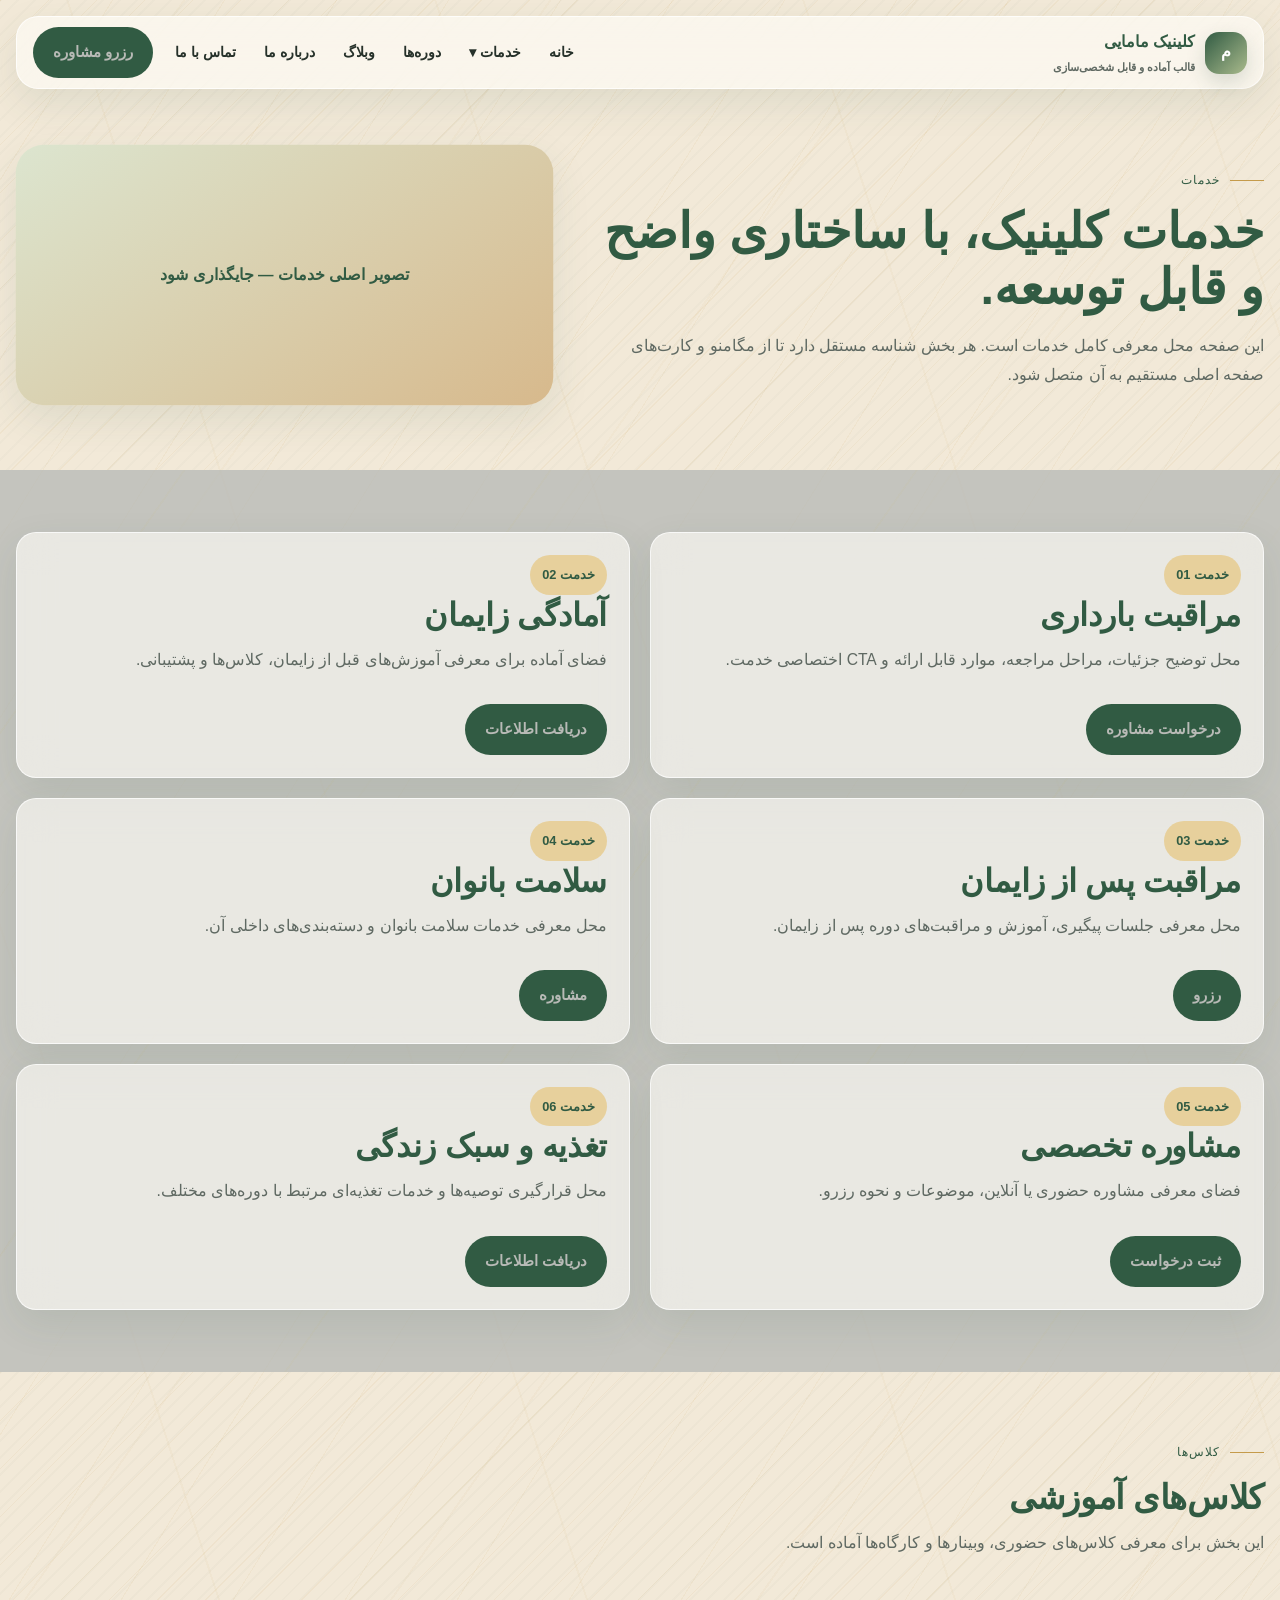
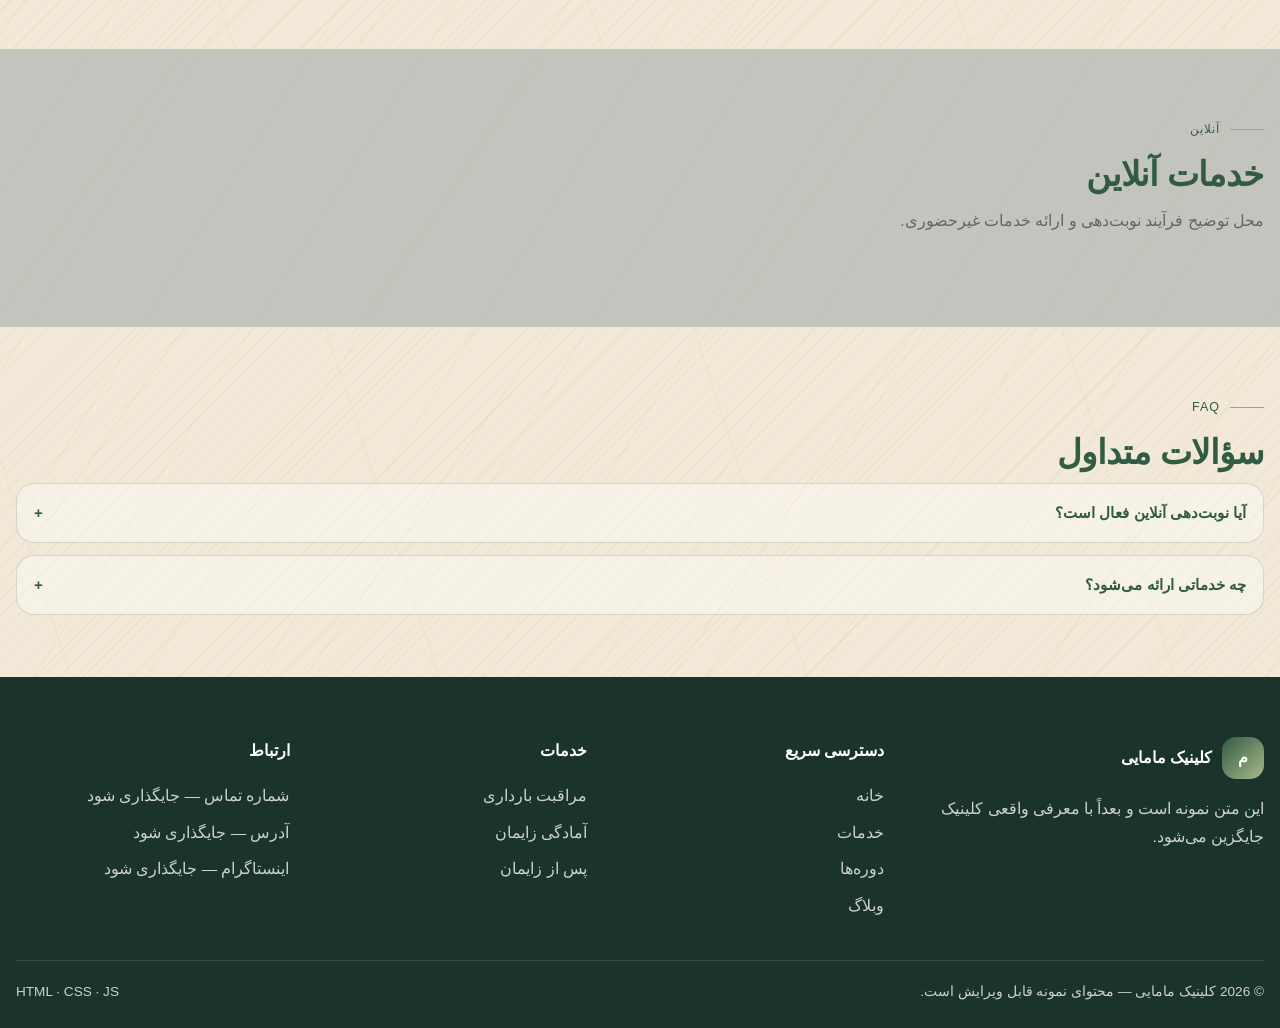
<file: services/index.html>
<!doctype html>
<html lang="fa" dir="rtl">
<head>
<meta charset="utf-8">
<meta name="viewport" content="width=device-width, initial-scale=1">
<meta name="theme-color" content="#234338">
<meta name="description" content="صفحه خدمات کلینیک مامایی با ساختار دسته‌بندی‌شده و لینک‌پذیر.">
<meta name="robots" content="index,follow">
<link rel="canonical" href="https://example.com/services/">
<link rel="icon" href="../assets/images/hero.svg" type="image/svg+xml">
<link rel="stylesheet" href="../assets/css/style.css">
<title>خدمات | کلینیک مامایی</title>
</head>
<body>
<a class="skip-link" href="#main">رفتن به محتوای اصلی</a>
<header class="header">
  <div class="container">
    <nav class="nav glass" aria-label="منوی اصلی">
      <a class="brand" href="../index.html">
        <span class="brand-mark">م</span>
        <span class="brand-text">کلینیک مامایی<small style="display:block;font-size:.7rem;font-weight:600;color:var(--muted)">قالب آماده و قابل شخصی‌سازی</small></span>
      </a>
      <button class="mobile-toggle" aria-expanded="false" aria-label="باز کردن منو">☰</button>
      <div class="nav-links">
        <a class="nav-link" href="../index.html">خانه</a>
        <div class="nav-item">
          <a class="nav-link" href="index.html">خدمات ▾</a>
          <div class="mega-menu glass">
            <div class="mega-grid">
              <div class="mega-col"><h4>مراقبت و مشاوره</h4><a href="index.html#prenatal">مراقبت بارداری</a><a href="index.html#postpartum">مراقبت پس از زایمان</a><a href="index.html#consult">مشاوره تخصصی</a></div>
              <div class="mega-col"><h4>آمادگی و سلامت</h4><a href="index.html#birth">آمادگی زایمان</a><a href="index.html#women">سلامت بانوان</a><a href="index.html#nutrition">تغذیه و سبک زندگی</a></div>
              <div class="mega-col"><h4>مسیرهای ویژه</h4><a href="index.html#classes">کلاس‌های آموزشی</a><a href="index.html#online">خدمات آنلاین</a><a href="index.html#faq">سؤالات متداول</a></div>
            </div>
          </div>
        </div>
        <a class="nav-link" href="../courses/index.html">دوره‌ها</a>
        <a class="nav-link" href="../blog/index.html">وبلاگ</a>
        <a class="nav-link" href="../index.html#about">درباره ما</a>
        <a class="nav-link" href="../index.html#contact">تماس با ما</a>
        <a class="btn btn-primary nav-cta" href="../index.html#contact">رزرو مشاوره</a>
      </div>
    </nav>
  </div>
</header>

<main id="main">
<section class="page-hero striped"><div class="container page-hero-grid"><div><span class="kicker">خدمات</span><h1>خدمات کلینیک، با ساختاری واضح و قابل توسعه.</h1><p>این صفحه محل معرفی کامل خدمات است. هر بخش شناسه مستقل دارد تا از مگا‌منو و کارت‌های صفحه اصلی مستقیم به آن متصل شود.</p></div><div class="page-visual scale-on-scroll">تصویر اصلی خدمات — جایگذاری شود</div></div></section>
<section class="section section-cream">
<div class="container">
<div class="detail-grid">
<article class="detail-card glass reveal" id="prenatal"><span class="badge">خدمت 01</span><h2 class="section-title" style="font-size:2rem">مراقبت بارداری</h2><p class="section-lead">محل توضیح جزئیات، مراحل مراجعه، موارد قابل ارائه و CTA اختصاصی خدمت.</p><a class="btn btn-primary" href="../index.html#contact">درخواست مشاوره</a></article>
<article class="detail-card glass reveal" id="birth"><span class="badge">خدمت 02</span><h2 class="section-title" style="font-size:2rem">آمادگی زایمان</h2><p class="section-lead">فضای آماده برای معرفی آموزش‌های قبل از زایمان، کلاس‌ها و پشتیبانی.</p><a class="btn btn-primary" href="../index.html#contact">دریافت اطلاعات</a></article>
<article class="detail-card glass reveal" id="postpartum"><span class="badge">خدمت 03</span><h2 class="section-title" style="font-size:2rem">مراقبت پس از زایمان</h2><p class="section-lead">محل معرفی جلسات پیگیری، آموزش و مراقبت‌های دوره پس از زایمان.</p><a class="btn btn-primary" href="../index.html#contact">رزرو</a></article>
<article class="detail-card glass reveal" id="women"><span class="badge">خدمت 04</span><h2 class="section-title" style="font-size:2rem">سلامت بانوان</h2><p class="section-lead">محل معرفی خدمات سلامت بانوان و دسته‌بندی‌های داخلی آن.</p><a class="btn btn-primary" href="../index.html#contact">مشاوره</a></article>
<article class="detail-card glass reveal" id="consult"><span class="badge">خدمت 05</span><h2 class="section-title" style="font-size:2rem">مشاوره تخصصی</h2><p class="section-lead">فضای معرفی مشاوره حضوری یا آنلاین، موضوعات و نحوه رزرو.</p><a class="btn btn-primary" href="../index.html#contact">ثبت درخواست</a></article>
<article class="detail-card glass reveal" id="nutrition"><span class="badge">خدمت 06</span><h2 class="section-title" style="font-size:2rem">تغذیه و سبک زندگی</h2><p class="section-lead">محل قرارگیری توصیه‌ها و خدمات تغذیه‌ای مرتبط با دوره‌های مختلف.</p><a class="btn btn-primary" href="../index.html#contact">دریافت اطلاعات</a></article>
</div>
</div>
</section>
<section class="section striped" id="classes"><div class="container"><span class="kicker">کلاس‌ها</span><h2 class="section-title">کلاس‌های آموزشی</h2><p class="section-lead">این بخش برای معرفی کلاس‌های حضوری، وبینارها و کارگاه‌ها آماده است.</p></div></section>
<section class="section section-cream" id="online"><div class="container"><span class="kicker">آنلاین</span><h2 class="section-title">خدمات آنلاین</h2><p class="section-lead">محل توضیح فرآیند نوبت‌دهی و ارائه خدمات غیرحضوری.</p></div></section>
<section class="section striped" id="faq"><div class="container"><span class="kicker">FAQ</span><h2 class="section-title">سؤالات متداول</h2><div class="faq"><div class="faq-item"><button class="faq-q" aria-expanded="false">آیا نوبت‌دهی آنلاین فعال است؟ <span>+</span></button><div class="faq-a">این پاسخ نمونه است و بعداً با اطلاعات واقعی کلینیک جایگزین می‌شود.</div></div><div class="faq-item"><button class="faq-q" aria-expanded="false">چه خدماتی ارائه می‌شود؟ <span>+</span></button><div class="faq-a">فهرست واقعی خدمات در این قسمت نوشته خواهد شد.</div></div></div></div></section>
</main>

<footer class="footer">
  <div class="container">
    <div class="footer-grid">
      <div><div class="brand" style="color:#fff"><span class="brand-mark">م</span><span>کلینیک مامایی</span></div><p>این متن نمونه است و بعداً با معرفی واقعی کلینیک جایگزین می‌شود.</p></div>
      <div><h4>دسترسی سریع</h4><a href="../index.html">خانه</a><a href="index.html">خدمات</a><a href="../courses/index.html">دوره‌ها</a><a href="../blog/index.html">وبلاگ</a></div>
      <div><h4>خدمات</h4><a href="index.html#prenatal">مراقبت بارداری</a><a href="index.html#birth">آمادگی زایمان</a><a href="index.html#postpartum">پس از زایمان</a></div>
      <div><h4>ارتباط</h4><a href="../index.html#contact">شماره تماس — جایگذاری شود</a><a href="../index.html#contact">آدرس — جایگذاری شود</a><a href="../index.html#contact">اینستاگرام — جایگذاری شود</a></div>
    </div>
    <div class="footer-bottom"><span>© 2026 کلینیک مامایی — محتوای نمونه قابل ویرایش است.</span><span>HTML · CSS · JS</span></div>
  </div>
</footer>
<script src="../assets/js/main.js"></script>
</body></html>
</file>
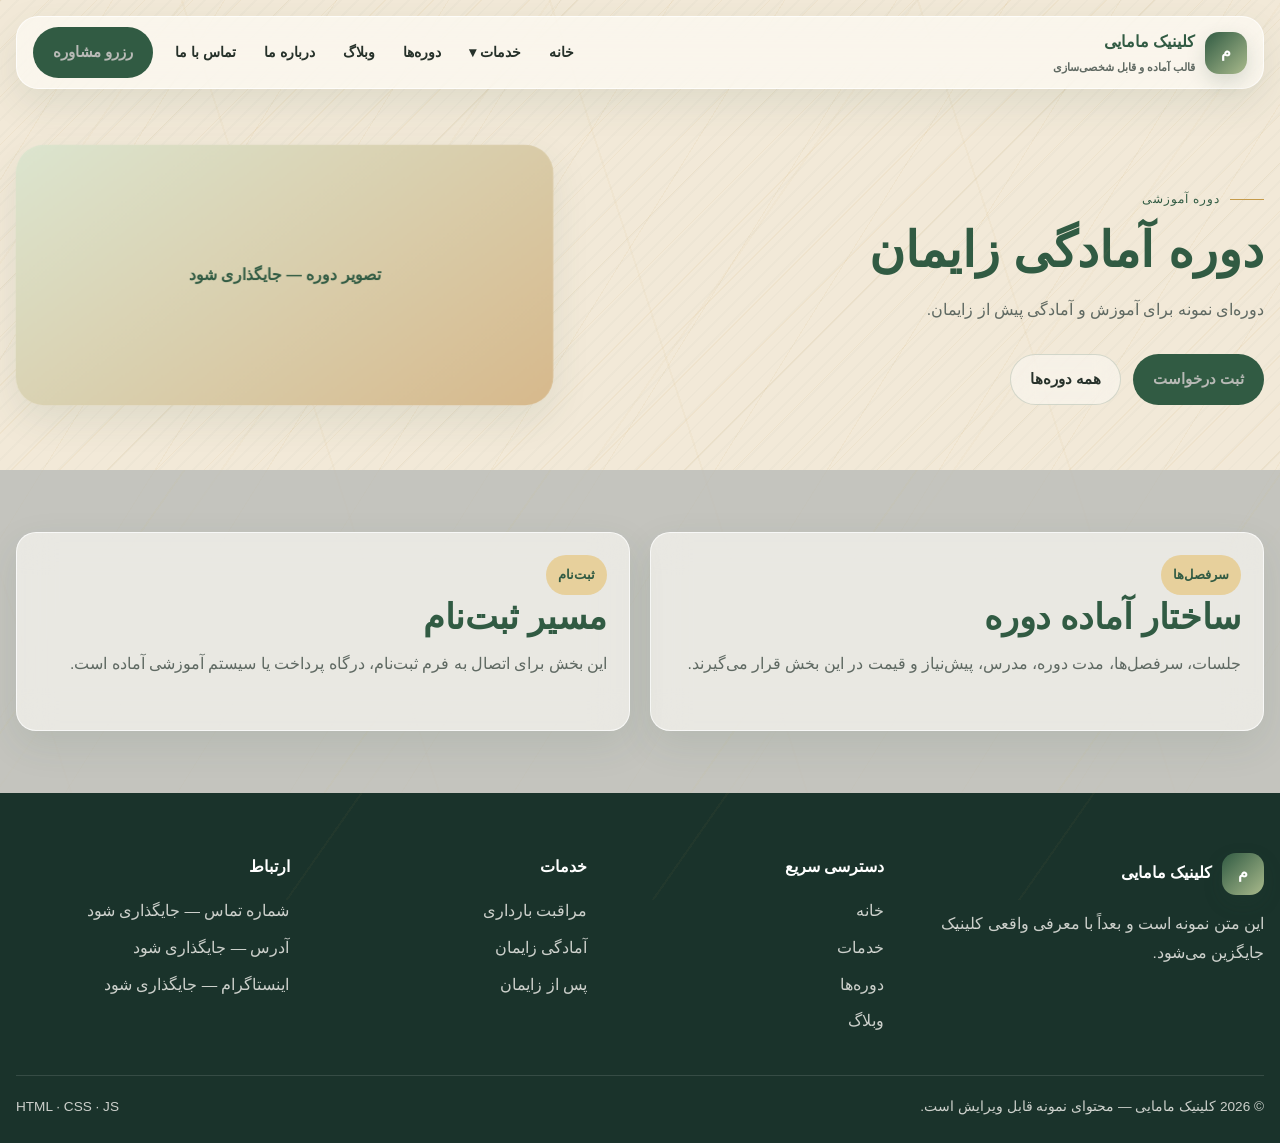
<file: courses/birth-prep.html>
<!doctype html>
<html lang="fa" dir="rtl">
<head>
<meta charset="utf-8">
<meta name="viewport" content="width=device-width, initial-scale=1">
<meta name="theme-color" content="#234338">
<meta name="description" content="صفحه اختصاصی دوره آمادگی زایمان.">
<meta name="robots" content="index,follow">
<link rel="canonical" href="https://example.com/courses/birth-prep.html">
<link rel="icon" href="../assets/images/hero.svg" type="image/svg+xml">
<link rel="stylesheet" href="../assets/css/style.css">
<title>دوره آمادگی زایمان | کلینیک مامایی</title>
</head>
<body>
<a class="skip-link" href="#main">رفتن به محتوای اصلی</a>
<header class="header">
  <div class="container">
    <nav class="nav glass" aria-label="منوی اصلی">
      <a class="brand" href="../index.html">
        <span class="brand-mark">م</span>
        <span class="brand-text">کلینیک مامایی<small style="display:block;font-size:.7rem;font-weight:600;color:var(--muted)">قالب آماده و قابل شخصی‌سازی</small></span>
      </a>
      <button class="mobile-toggle" aria-expanded="false" aria-label="باز کردن منو">☰</button>
      <div class="nav-links">
        <a class="nav-link" href="../index.html">خانه</a>
        <div class="nav-item">
          <a class="nav-link" href="../services/index.html">خدمات ▾</a>
          <div class="mega-menu glass">
            <div class="mega-grid">
              <div class="mega-col"><h4>مراقبت و مشاوره</h4><a href="../services/index.html#prenatal">مراقبت بارداری</a><a href="../services/index.html#postpartum">مراقبت پس از زایمان</a><a href="../services/index.html#consult">مشاوره تخصصی</a></div>
              <div class="mega-col"><h4>آمادگی و سلامت</h4><a href="../services/index.html#birth">آمادگی زایمان</a><a href="../services/index.html#women">سلامت بانوان</a><a href="../services/index.html#nutrition">تغذیه و سبک زندگی</a></div>
              <div class="mega-col"><h4>مسیرهای ویژه</h4><a href="../services/index.html#classes">کلاس‌های آموزشی</a><a href="../services/index.html#online">خدمات آنلاین</a><a href="../services/index.html#faq">سؤالات متداول</a></div>
            </div>
          </div>
        </div>
        <a class="nav-link" href="index.html">دوره‌ها</a>
        <a class="nav-link" href="../blog/index.html">وبلاگ</a>
        <a class="nav-link" href="../index.html#about">درباره ما</a>
        <a class="nav-link" href="../index.html#contact">تماس با ما</a>
        <a class="btn btn-primary nav-cta" href="../index.html#contact">رزرو مشاوره</a>
      </div>
    </nav>
  </div>
</header>
<main id="main">
<section class="page-hero striped"><div class="container page-hero-grid"><div><span class="kicker">دوره آموزشی</span><h1>دوره آمادگی زایمان</h1><p>دوره‌ای نمونه برای آموزش و آمادگی پیش از زایمان.</p><div class="hero-actions"><a class="btn btn-primary" href="../index.html#contact">ثبت درخواست</a><a class="btn btn-ghost" href="index.html">همه دوره‌ها</a></div></div><div class="page-visual scale-on-scroll">تصویر دوره — جایگذاری شود</div></div></section>
<section class="section section-cream"><div class="container detail-grid">
<article class="detail-card glass reveal"><span class="badge">سرفصل‌ها</span><h2 class="section-title" style="font-size:2.2rem">ساختار آماده دوره</h2><p class="section-lead">جلسات، سرفصل‌ها، مدت دوره، مدرس، پیش‌نیاز و قیمت در این بخش قرار می‌گیرند.</p></article>
<article class="detail-card glass reveal"><span class="badge">ثبت‌نام</span><h2 class="section-title" style="font-size:2.2rem">مسیر ثبت‌نام</h2><p class="section-lead">این بخش برای اتصال به فرم ثبت‌نام، درگاه پرداخت یا سیستم آموزشی آماده است.</p></article>
</div></section></main>
<footer class="footer">
  <div class="container">
    <div class="footer-grid">
      <div><div class="brand" style="color:#fff"><span class="brand-mark">م</span><span>کلینیک مامایی</span></div><p>این متن نمونه است و بعداً با معرفی واقعی کلینیک جایگزین می‌شود.</p></div>
      <div><h4>دسترسی سریع</h4><a href="../index.html">خانه</a><a href="../services/index.html">خدمات</a><a href="index.html">دوره‌ها</a><a href="../blog/index.html">وبلاگ</a></div>
      <div><h4>خدمات</h4><a href="../services/index.html#prenatal">مراقبت بارداری</a><a href="../services/index.html#birth">آمادگی زایمان</a><a href="../services/index.html#postpartum">پس از زایمان</a></div>
      <div><h4>ارتباط</h4><a href="../index.html#contact">شماره تماس — جایگذاری شود</a><a href="../index.html#contact">آدرس — جایگذاری شود</a><a href="../index.html#contact">اینستاگرام — جایگذاری شود</a></div>
    </div>
    <div class="footer-bottom"><span>© 2026 کلینیک مامایی — محتوای نمونه قابل ویرایش است.</span><span>HTML · CSS · JS</span></div>
  </div>
</footer>
<script src="../assets/js/main.js"></script>
</body></html>
</file>
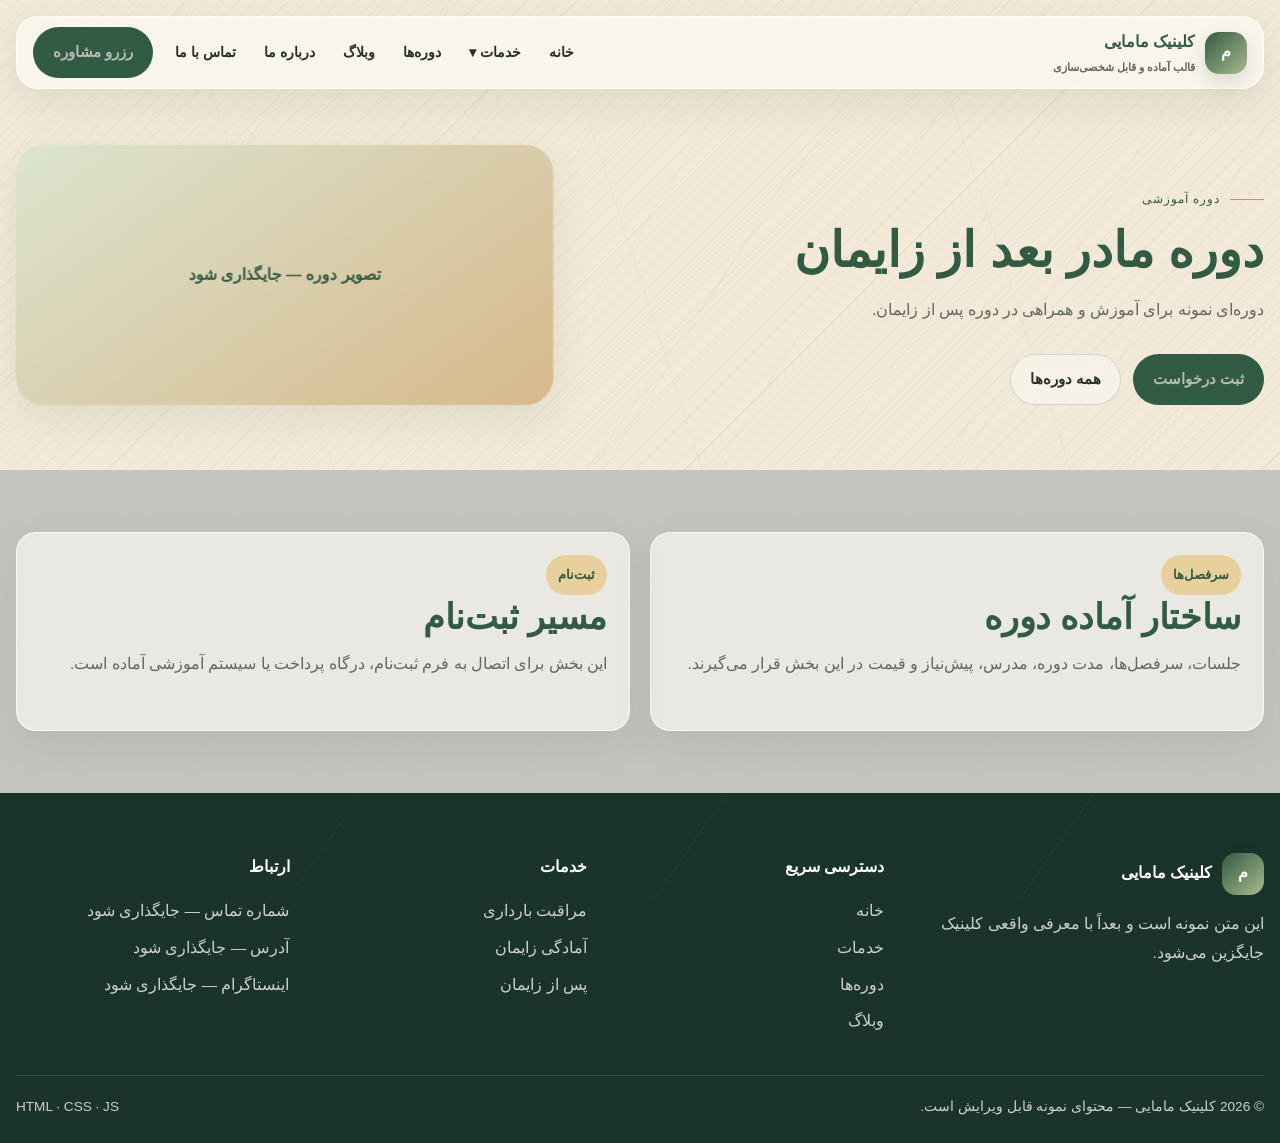
<file: courses/postpartum-course.html>
<!doctype html>
<html lang="fa" dir="rtl">
<head>
<meta charset="utf-8">
<meta name="viewport" content="width=device-width, initial-scale=1">
<meta name="theme-color" content="#234338">
<meta name="description" content="صفحه اختصاصی دوره مادر بعد از زایمان.">
<meta name="robots" content="index,follow">
<link rel="canonical" href="https://example.com/courses/postpartum-course.html">
<link rel="icon" href="../assets/images/hero.svg" type="image/svg+xml">
<link rel="stylesheet" href="../assets/css/style.css">
<title>دوره مادر بعد از زایمان | کلینیک مامایی</title>
</head>
<body>
<a class="skip-link" href="#main">رفتن به محتوای اصلی</a>
<header class="header">
  <div class="container">
    <nav class="nav glass" aria-label="منوی اصلی">
      <a class="brand" href="../index.html">
        <span class="brand-mark">م</span>
        <span class="brand-text">کلینیک مامایی<small style="display:block;font-size:.7rem;font-weight:600;color:var(--muted)">قالب آماده و قابل شخصی‌سازی</small></span>
      </a>
      <button class="mobile-toggle" aria-expanded="false" aria-label="باز کردن منو">☰</button>
      <div class="nav-links">
        <a class="nav-link" href="../index.html">خانه</a>
        <div class="nav-item">
          <a class="nav-link" href="../services/index.html">خدمات ▾</a>
          <div class="mega-menu glass">
            <div class="mega-grid">
              <div class="mega-col"><h4>مراقبت و مشاوره</h4><a href="../services/index.html#prenatal">مراقبت بارداری</a><a href="../services/index.html#postpartum">مراقبت پس از زایمان</a><a href="../services/index.html#consult">مشاوره تخصصی</a></div>
              <div class="mega-col"><h4>آمادگی و سلامت</h4><a href="../services/index.html#birth">آمادگی زایمان</a><a href="../services/index.html#women">سلامت بانوان</a><a href="../services/index.html#nutrition">تغذیه و سبک زندگی</a></div>
              <div class="mega-col"><h4>مسیرهای ویژه</h4><a href="../services/index.html#classes">کلاس‌های آموزشی</a><a href="../services/index.html#online">خدمات آنلاین</a><a href="../services/index.html#faq">سؤالات متداول</a></div>
            </div>
          </div>
        </div>
        <a class="nav-link" href="index.html">دوره‌ها</a>
        <a class="nav-link" href="../blog/index.html">وبلاگ</a>
        <a class="nav-link" href="../index.html#about">درباره ما</a>
        <a class="nav-link" href="../index.html#contact">تماس با ما</a>
        <a class="btn btn-primary nav-cta" href="../index.html#contact">رزرو مشاوره</a>
      </div>
    </nav>
  </div>
</header>
<main id="main">
<section class="page-hero striped"><div class="container page-hero-grid"><div><span class="kicker">دوره آموزشی</span><h1>دوره مادر بعد از زایمان</h1><p>دوره‌ای نمونه برای آموزش و همراهی در دوره پس از زایمان.</p><div class="hero-actions"><a class="btn btn-primary" href="../index.html#contact">ثبت درخواست</a><a class="btn btn-ghost" href="index.html">همه دوره‌ها</a></div></div><div class="page-visual scale-on-scroll">تصویر دوره — جایگذاری شود</div></div></section>
<section class="section section-cream"><div class="container detail-grid">
<article class="detail-card glass reveal"><span class="badge">سرفصل‌ها</span><h2 class="section-title" style="font-size:2.2rem">ساختار آماده دوره</h2><p class="section-lead">جلسات، سرفصل‌ها، مدت دوره، مدرس، پیش‌نیاز و قیمت در این بخش قرار می‌گیرند.</p></article>
<article class="detail-card glass reveal"><span class="badge">ثبت‌نام</span><h2 class="section-title" style="font-size:2.2rem">مسیر ثبت‌نام</h2><p class="section-lead">این بخش برای اتصال به فرم ثبت‌نام، درگاه پرداخت یا سیستم آموزشی آماده است.</p></article>
</div></section></main>
<footer class="footer">
  <div class="container">
    <div class="footer-grid">
      <div><div class="brand" style="color:#fff"><span class="brand-mark">م</span><span>کلینیک مامایی</span></div><p>این متن نمونه است و بعداً با معرفی واقعی کلینیک جایگزین می‌شود.</p></div>
      <div><h4>دسترسی سریع</h4><a href="../index.html">خانه</a><a href="../services/index.html">خدمات</a><a href="index.html">دوره‌ها</a><a href="../blog/index.html">وبلاگ</a></div>
      <div><h4>خدمات</h4><a href="../services/index.html#prenatal">مراقبت بارداری</a><a href="../services/index.html#birth">آمادگی زایمان</a><a href="../services/index.html#postpartum">پس از زایمان</a></div>
      <div><h4>ارتباط</h4><a href="../index.html#contact">شماره تماس — جایگذاری شود</a><a href="../index.html#contact">آدرس — جایگذاری شود</a><a href="../index.html#contact">اینستاگرام — جایگذاری شود</a></div>
    </div>
    <div class="footer-bottom"><span>© 2026 کلینیک مامایی — محتوای نمونه قابل ویرایش است.</span><span>HTML · CSS · JS</span></div>
  </div>
</footer>
<script src="../assets/js/main.js"></script>
</body></html>
</file>
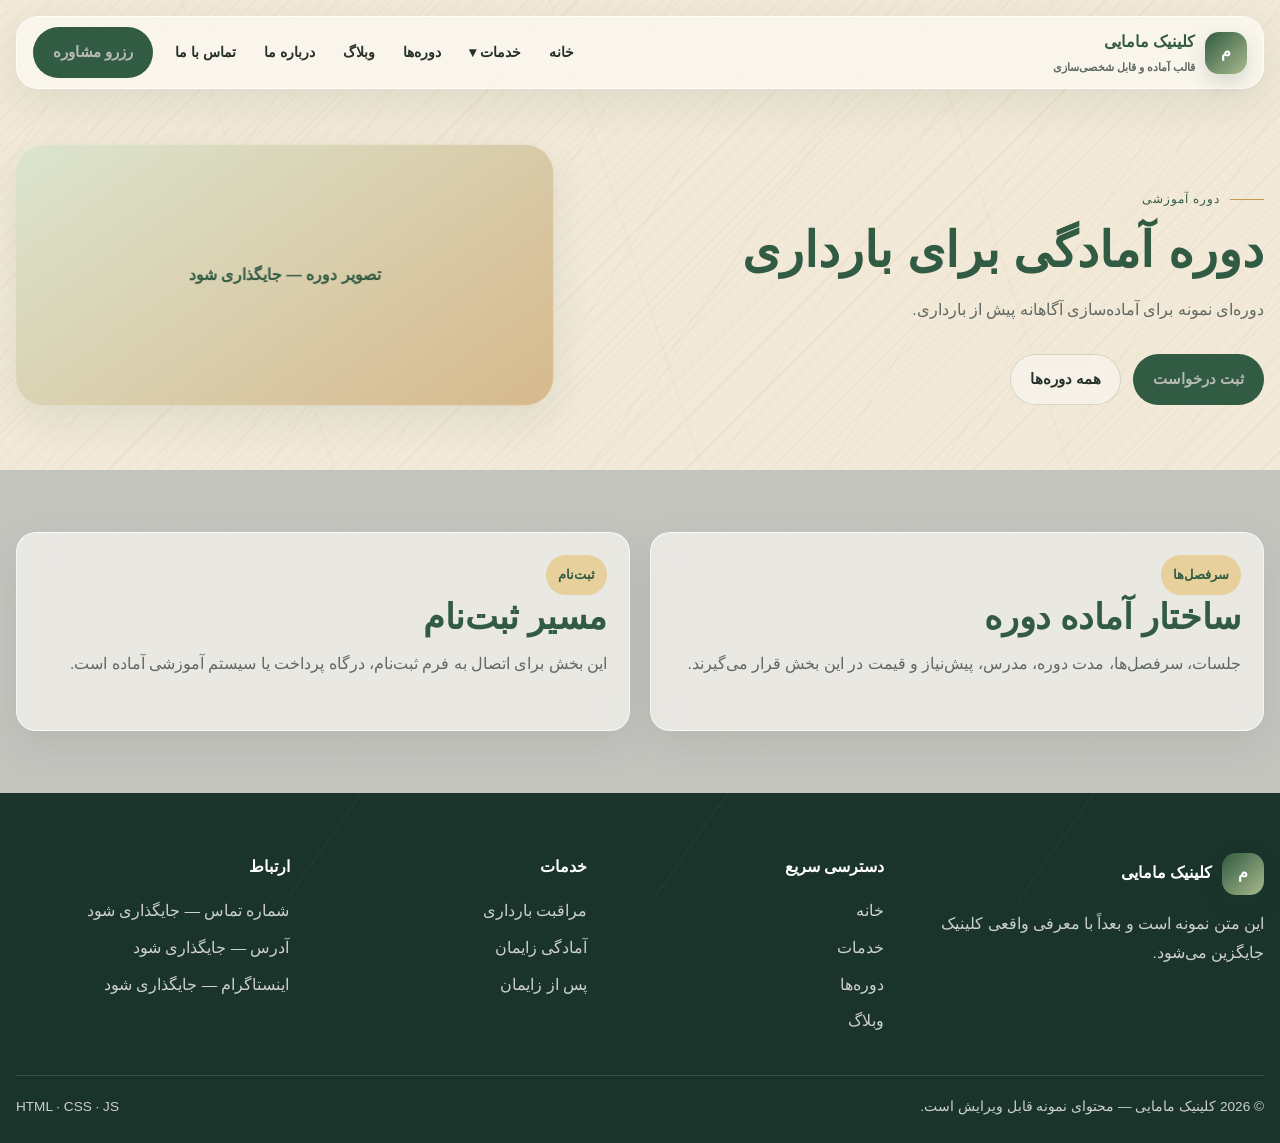
<file: courses/pregnancy-prep.html>
<!doctype html>
<html lang="fa" dir="rtl">
<head>
<meta charset="utf-8">
<meta name="viewport" content="width=device-width, initial-scale=1">
<meta name="theme-color" content="#234338">
<meta name="description" content="صفحه اختصاصی دوره آمادگی برای بارداری.">
<meta name="robots" content="index,follow">
<link rel="canonical" href="https://example.com/courses/pregnancy-prep.html">
<link rel="icon" href="../assets/images/hero.svg" type="image/svg+xml">
<link rel="stylesheet" href="../assets/css/style.css">
<title>دوره آمادگی برای بارداری | کلینیک مامایی</title>
</head>
<body>
<a class="skip-link" href="#main">رفتن به محتوای اصلی</a>
<header class="header">
  <div class="container">
    <nav class="nav glass" aria-label="منوی اصلی">
      <a class="brand" href="../index.html">
        <span class="brand-mark">م</span>
        <span class="brand-text">کلینیک مامایی<small style="display:block;font-size:.7rem;font-weight:600;color:var(--muted)">قالب آماده و قابل شخصی‌سازی</small></span>
      </a>
      <button class="mobile-toggle" aria-expanded="false" aria-label="باز کردن منو">☰</button>
      <div class="nav-links">
        <a class="nav-link" href="../index.html">خانه</a>
        <div class="nav-item">
          <a class="nav-link" href="../services/index.html">خدمات ▾</a>
          <div class="mega-menu glass">
            <div class="mega-grid">
              <div class="mega-col"><h4>مراقبت و مشاوره</h4><a href="../services/index.html#prenatal">مراقبت بارداری</a><a href="../services/index.html#postpartum">مراقبت پس از زایمان</a><a href="../services/index.html#consult">مشاوره تخصصی</a></div>
              <div class="mega-col"><h4>آمادگی و سلامت</h4><a href="../services/index.html#birth">آمادگی زایمان</a><a href="../services/index.html#women">سلامت بانوان</a><a href="../services/index.html#nutrition">تغذیه و سبک زندگی</a></div>
              <div class="mega-col"><h4>مسیرهای ویژه</h4><a href="../services/index.html#classes">کلاس‌های آموزشی</a><a href="../services/index.html#online">خدمات آنلاین</a><a href="../services/index.html#faq">سؤالات متداول</a></div>
            </div>
          </div>
        </div>
        <a class="nav-link" href="index.html">دوره‌ها</a>
        <a class="nav-link" href="../blog/index.html">وبلاگ</a>
        <a class="nav-link" href="../index.html#about">درباره ما</a>
        <a class="nav-link" href="../index.html#contact">تماس با ما</a>
        <a class="btn btn-primary nav-cta" href="../index.html#contact">رزرو مشاوره</a>
      </div>
    </nav>
  </div>
</header>
<main id="main">
<section class="page-hero striped"><div class="container page-hero-grid"><div><span class="kicker">دوره آموزشی</span><h1>دوره آمادگی برای بارداری</h1><p>دوره‌ای نمونه برای آماده‌سازی آگاهانه پیش از بارداری.</p><div class="hero-actions"><a class="btn btn-primary" href="../index.html#contact">ثبت درخواست</a><a class="btn btn-ghost" href="index.html">همه دوره‌ها</a></div></div><div class="page-visual scale-on-scroll">تصویر دوره — جایگذاری شود</div></div></section>
<section class="section section-cream"><div class="container detail-grid">
<article class="detail-card glass reveal"><span class="badge">سرفصل‌ها</span><h2 class="section-title" style="font-size:2.2rem">ساختار آماده دوره</h2><p class="section-lead">جلسات، سرفصل‌ها، مدت دوره، مدرس، پیش‌نیاز و قیمت در این بخش قرار می‌گیرند.</p></article>
<article class="detail-card glass reveal"><span class="badge">ثبت‌نام</span><h2 class="section-title" style="font-size:2.2rem">مسیر ثبت‌نام</h2><p class="section-lead">این بخش برای اتصال به فرم ثبت‌نام، درگاه پرداخت یا سیستم آموزشی آماده است.</p></article>
</div></section></main>
<footer class="footer">
  <div class="container">
    <div class="footer-grid">
      <div><div class="brand" style="color:#fff"><span class="brand-mark">م</span><span>کلینیک مامایی</span></div><p>این متن نمونه است و بعداً با معرفی واقعی کلینیک جایگزین می‌شود.</p></div>
      <div><h4>دسترسی سریع</h4><a href="../index.html">خانه</a><a href="../services/index.html">خدمات</a><a href="index.html">دوره‌ها</a><a href="../blog/index.html">وبلاگ</a></div>
      <div><h4>خدمات</h4><a href="../services/index.html#prenatal">مراقبت بارداری</a><a href="../services/index.html#birth">آمادگی زایمان</a><a href="../services/index.html#postpartum">پس از زایمان</a></div>
      <div><h4>ارتباط</h4><a href="../index.html#contact">شماره تماس — جایگذاری شود</a><a href="../index.html#contact">آدرس — جایگذاری شود</a><a href="../index.html#contact">اینستاگرام — جایگذاری شود</a></div>
    </div>
    <div class="footer-bottom"><span>© 2026 کلینیک مامایی — محتوای نمونه قابل ویرایش است.</span><span>HTML · CSS · JS</span></div>
  </div>
</footer>
<script src="../assets/js/main.js"></script>
</body></html>
</file>
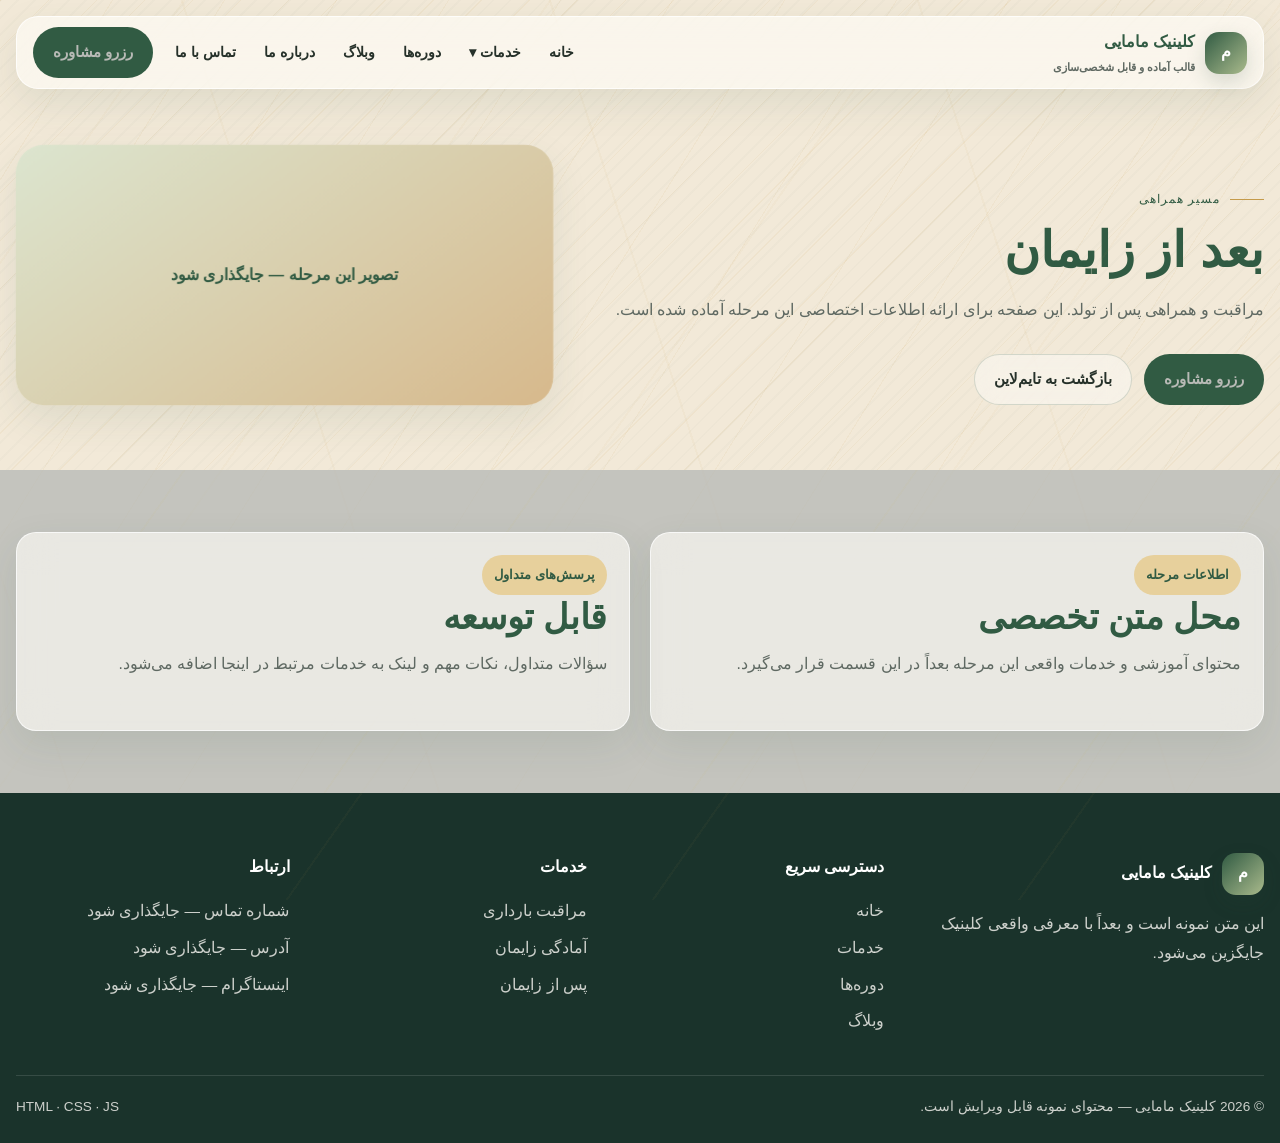
<file: journey/after-birth.html>
<!doctype html>
<html lang="fa" dir="rtl">
<head>
<meta charset="utf-8">
<meta name="viewport" content="width=device-width, initial-scale=1">
<meta name="theme-color" content="#234338">
<meta name="description" content="مراقبت و همراهی پس از تولد">
<meta name="robots" content="index,follow">
<link rel="canonical" href="https://example.com/journey/after-birth.html">
<link rel="icon" href="../assets/images/hero.svg" type="image/svg+xml">
<link rel="stylesheet" href="../assets/css/style.css">
<title>بعد از زایمان | کلینیک مامایی</title>
</head>
<body>
<a class="skip-link" href="#main">رفتن به محتوای اصلی</a>
<header class="header">
  <div class="container">
    <nav class="nav glass" aria-label="منوی اصلی">
      <a class="brand" href="../index.html">
        <span class="brand-mark">م</span>
        <span class="brand-text">کلینیک مامایی<small style="display:block;font-size:.7rem;font-weight:600;color:var(--muted)">قالب آماده و قابل شخصی‌سازی</small></span>
      </a>
      <button class="mobile-toggle" aria-expanded="false" aria-label="باز کردن منو">☰</button>
      <div class="nav-links">
        <a class="nav-link" href="../index.html">خانه</a>
        <div class="nav-item">
          <a class="nav-link" href="../services/index.html">خدمات ▾</a>
          <div class="mega-menu glass">
            <div class="mega-grid">
              <div class="mega-col"><h4>مراقبت و مشاوره</h4><a href="../services/index.html#prenatal">مراقبت بارداری</a><a href="../services/index.html#postpartum">مراقبت پس از زایمان</a><a href="../services/index.html#consult">مشاوره تخصصی</a></div>
              <div class="mega-col"><h4>آمادگی و سلامت</h4><a href="../services/index.html#birth">آمادگی زایمان</a><a href="../services/index.html#women">سلامت بانوان</a><a href="../services/index.html#nutrition">تغذیه و سبک زندگی</a></div>
              <div class="mega-col"><h4>مسیرهای ویژه</h4><a href="../services/index.html#classes">کلاس‌های آموزشی</a><a href="../services/index.html#online">خدمات آنلاین</a><a href="../services/index.html#faq">سؤالات متداول</a></div>
            </div>
          </div>
        </div>
        <a class="nav-link" href="../courses/index.html">دوره‌ها</a>
        <a class="nav-link" href="../blog/index.html">وبلاگ</a>
        <a class="nav-link" href="../index.html#about">درباره ما</a>
        <a class="nav-link" href="../index.html#contact">تماس با ما</a>
        <a class="btn btn-primary nav-cta" href="../index.html#contact">رزرو مشاوره</a>
      </div>
    </nav>
  </div>
</header>
<main id="main">
<section class="page-hero striped"><div class="container page-hero-grid"><div><span class="kicker">مسیر همراهی</span><h1>بعد از زایمان</h1><p>مراقبت و همراهی پس از تولد. این صفحه برای ارائه اطلاعات اختصاصی این مرحله آماده شده است.</p><div class="hero-actions"><a class="btn btn-primary" href="../index.html#contact">رزرو مشاوره</a><a class="btn btn-ghost" href="../index.html#journey">بازگشت به تایم‌لاین</a></div></div><div class="page-visual scale-on-scroll">تصویر این مرحله — جایگذاری شود</div></div></section>
<section class="section section-cream"><div class="container detail-grid"><article class="detail-card glass reveal"><span class="badge">اطلاعات مرحله</span><h2 class="section-title" style="font-size:2.2rem">محل متن تخصصی</h2><p class="section-lead">محتوای آموزشی و خدمات واقعی این مرحله بعداً در این قسمت قرار می‌گیرد.</p></article><article class="detail-card glass reveal"><span class="badge">پرسش‌های متداول</span><h2 class="section-title" style="font-size:2.2rem">قابل توسعه</h2><p class="section-lead">سؤالات متداول، نکات مهم و لینک به خدمات مرتبط در اینجا اضافه می‌شود.</p></article></div></section></main>
<footer class="footer">
  <div class="container">
    <div class="footer-grid">
      <div><div class="brand" style="color:#fff"><span class="brand-mark">م</span><span>کلینیک مامایی</span></div><p>این متن نمونه است و بعداً با معرفی واقعی کلینیک جایگزین می‌شود.</p></div>
      <div><h4>دسترسی سریع</h4><a href="../index.html">خانه</a><a href="../services/index.html">خدمات</a><a href="../courses/index.html">دوره‌ها</a><a href="../blog/index.html">وبلاگ</a></div>
      <div><h4>خدمات</h4><a href="../services/index.html#prenatal">مراقبت بارداری</a><a href="../services/index.html#birth">آمادگی زایمان</a><a href="../services/index.html#postpartum">پس از زایمان</a></div>
      <div><h4>ارتباط</h4><a href="../index.html#contact">شماره تماس — جایگذاری شود</a><a href="../index.html#contact">آدرس — جایگذاری شود</a><a href="../index.html#contact">اینستاگرام — جایگذاری شود</a></div>
    </div>
    <div class="footer-bottom"><span>© 2026 کلینیک مامایی — محتوای نمونه قابل ویرایش است.</span><span>HTML · CSS · JS</span></div>
  </div>
</footer>
<script src="../assets/js/main.js"></script>
</body></html>
</file>
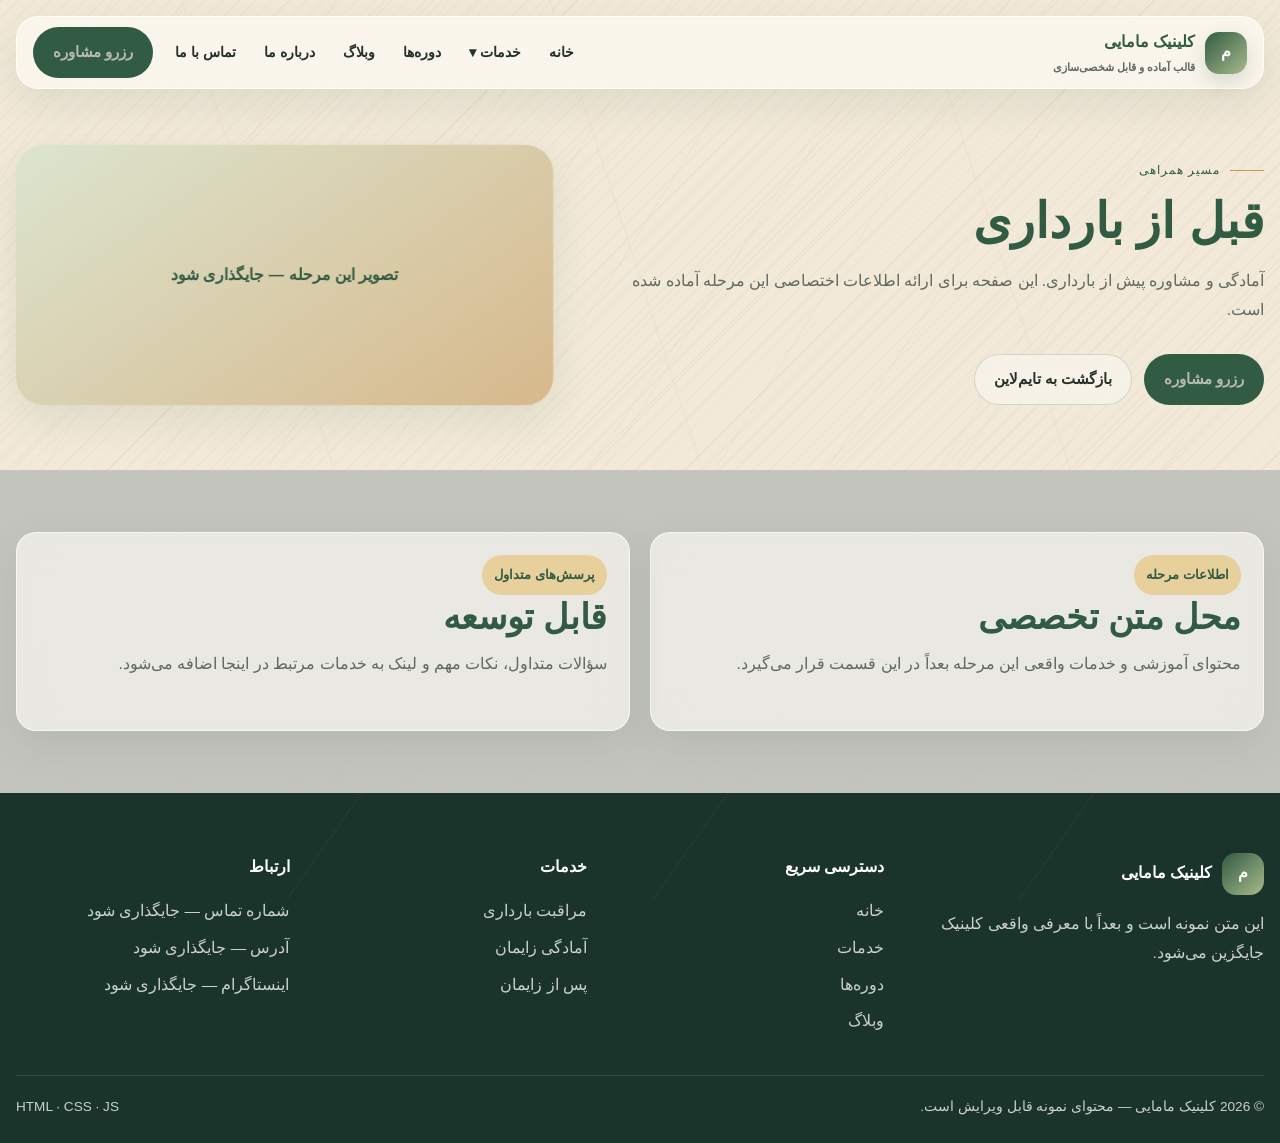
<file: journey/before.html>
<!doctype html>
<html lang="fa" dir="rtl">
<head>
<meta charset="utf-8">
<meta name="viewport" content="width=device-width, initial-scale=1">
<meta name="theme-color" content="#234338">
<meta name="description" content="آمادگی و مشاوره پیش از بارداری">
<meta name="robots" content="index,follow">
<link rel="canonical" href="https://example.com/journey/before.html">
<link rel="icon" href="../assets/images/hero.svg" type="image/svg+xml">
<link rel="stylesheet" href="../assets/css/style.css">
<title>قبل از بارداری | کلینیک مامایی</title>
</head>
<body>
<a class="skip-link" href="#main">رفتن به محتوای اصلی</a>
<header class="header">
  <div class="container">
    <nav class="nav glass" aria-label="منوی اصلی">
      <a class="brand" href="../index.html">
        <span class="brand-mark">م</span>
        <span class="brand-text">کلینیک مامایی<small style="display:block;font-size:.7rem;font-weight:600;color:var(--muted)">قالب آماده و قابل شخصی‌سازی</small></span>
      </a>
      <button class="mobile-toggle" aria-expanded="false" aria-label="باز کردن منو">☰</button>
      <div class="nav-links">
        <a class="nav-link" href="../index.html">خانه</a>
        <div class="nav-item">
          <a class="nav-link" href="../services/index.html">خدمات ▾</a>
          <div class="mega-menu glass">
            <div class="mega-grid">
              <div class="mega-col"><h4>مراقبت و مشاوره</h4><a href="../services/index.html#prenatal">مراقبت بارداری</a><a href="../services/index.html#postpartum">مراقبت پس از زایمان</a><a href="../services/index.html#consult">مشاوره تخصصی</a></div>
              <div class="mega-col"><h4>آمادگی و سلامت</h4><a href="../services/index.html#birth">آمادگی زایمان</a><a href="../services/index.html#women">سلامت بانوان</a><a href="../services/index.html#nutrition">تغذیه و سبک زندگی</a></div>
              <div class="mega-col"><h4>مسیرهای ویژه</h4><a href="../services/index.html#classes">کلاس‌های آموزشی</a><a href="../services/index.html#online">خدمات آنلاین</a><a href="../services/index.html#faq">سؤالات متداول</a></div>
            </div>
          </div>
        </div>
        <a class="nav-link" href="../courses/index.html">دوره‌ها</a>
        <a class="nav-link" href="../blog/index.html">وبلاگ</a>
        <a class="nav-link" href="../index.html#about">درباره ما</a>
        <a class="nav-link" href="../index.html#contact">تماس با ما</a>
        <a class="btn btn-primary nav-cta" href="../index.html#contact">رزرو مشاوره</a>
      </div>
    </nav>
  </div>
</header>
<main id="main">
<section class="page-hero striped"><div class="container page-hero-grid"><div><span class="kicker">مسیر همراهی</span><h1>قبل از بارداری</h1><p>آمادگی و مشاوره پیش از بارداری. این صفحه برای ارائه اطلاعات اختصاصی این مرحله آماده شده است.</p><div class="hero-actions"><a class="btn btn-primary" href="../index.html#contact">رزرو مشاوره</a><a class="btn btn-ghost" href="../index.html#journey">بازگشت به تایم‌لاین</a></div></div><div class="page-visual scale-on-scroll">تصویر این مرحله — جایگذاری شود</div></div></section>
<section class="section section-cream"><div class="container detail-grid"><article class="detail-card glass reveal"><span class="badge">اطلاعات مرحله</span><h2 class="section-title" style="font-size:2.2rem">محل متن تخصصی</h2><p class="section-lead">محتوای آموزشی و خدمات واقعی این مرحله بعداً در این قسمت قرار می‌گیرد.</p></article><article class="detail-card glass reveal"><span class="badge">پرسش‌های متداول</span><h2 class="section-title" style="font-size:2.2rem">قابل توسعه</h2><p class="section-lead">سؤالات متداول، نکات مهم و لینک به خدمات مرتبط در اینجا اضافه می‌شود.</p></article></div></section></main>
<footer class="footer">
  <div class="container">
    <div class="footer-grid">
      <div><div class="brand" style="color:#fff"><span class="brand-mark">م</span><span>کلینیک مامایی</span></div><p>این متن نمونه است و بعداً با معرفی واقعی کلینیک جایگزین می‌شود.</p></div>
      <div><h4>دسترسی سریع</h4><a href="../index.html">خانه</a><a href="../services/index.html">خدمات</a><a href="../courses/index.html">دوره‌ها</a><a href="../blog/index.html">وبلاگ</a></div>
      <div><h4>خدمات</h4><a href="../services/index.html#prenatal">مراقبت بارداری</a><a href="../services/index.html#birth">آمادگی زایمان</a><a href="../services/index.html#postpartum">پس از زایمان</a></div>
      <div><h4>ارتباط</h4><a href="../index.html#contact">شماره تماس — جایگذاری شود</a><a href="../index.html#contact">آدرس — جایگذاری شود</a><a href="../index.html#contact">اینستاگرام — جایگذاری شود</a></div>
    </div>
    <div class="footer-bottom"><span>© 2026 کلینیک مامایی — محتوای نمونه قابل ویرایش است.</span><span>HTML · CSS · JS</span></div>
  </div>
</footer>
<script src="../assets/js/main.js"></script>
</body></html>
</file>
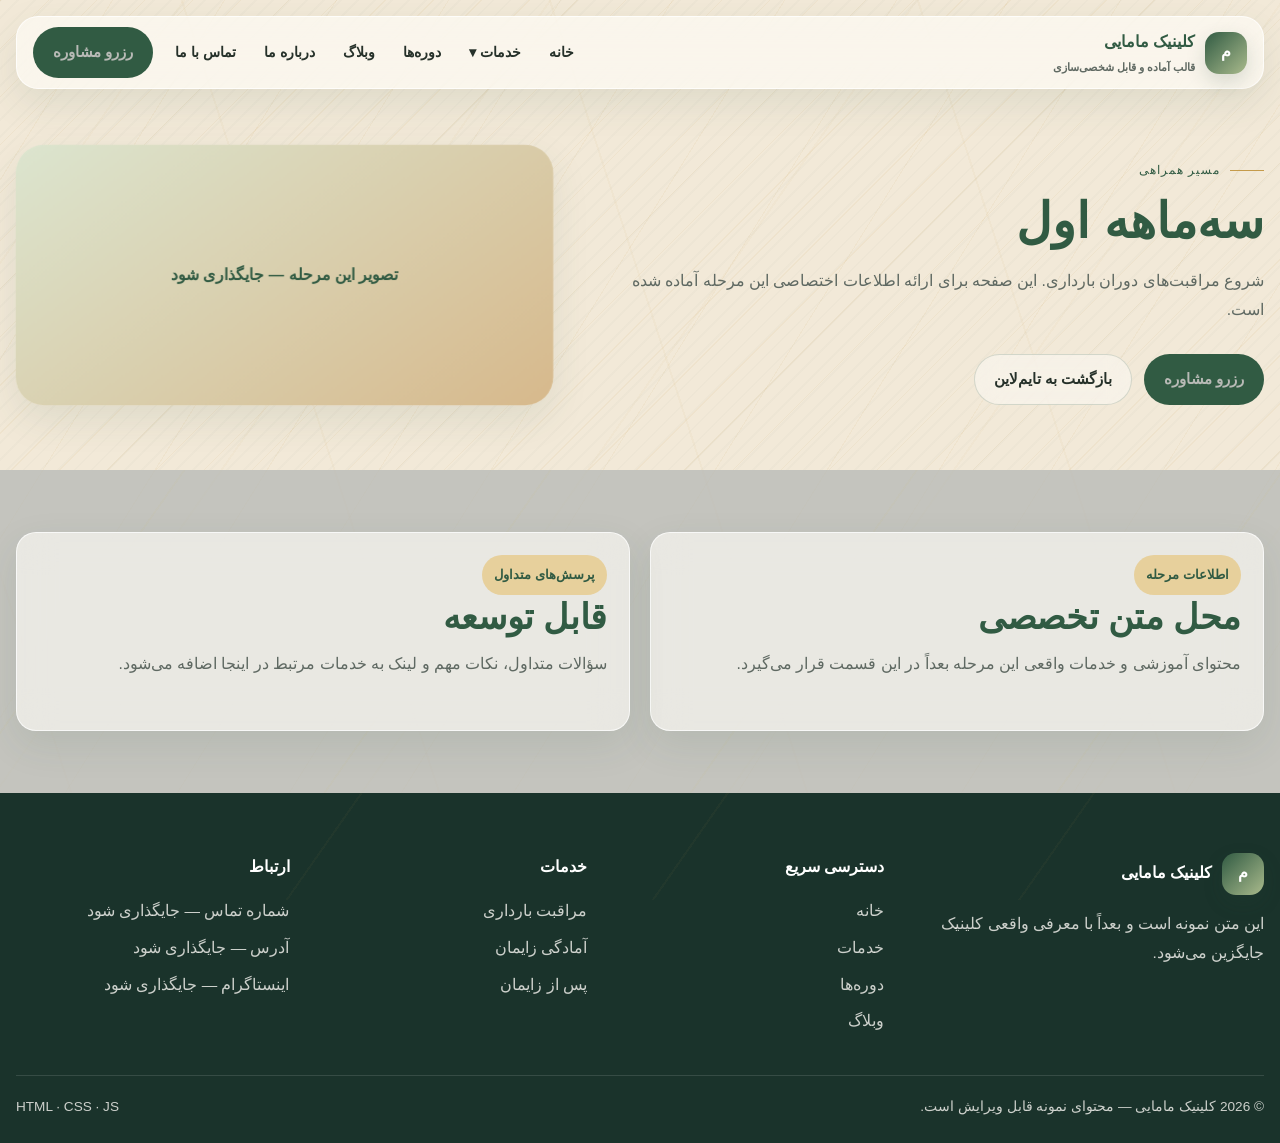
<file: journey/trimester-one.html>
<!doctype html>
<html lang="fa" dir="rtl">
<head>
<meta charset="utf-8">
<meta name="viewport" content="width=device-width, initial-scale=1">
<meta name="theme-color" content="#234338">
<meta name="description" content="شروع مراقبت‌های دوران بارداری">
<meta name="robots" content="index,follow">
<link rel="canonical" href="https://example.com/journey/trimester-one.html">
<link rel="icon" href="../assets/images/hero.svg" type="image/svg+xml">
<link rel="stylesheet" href="../assets/css/style.css">
<title>سه‌ماهه اول | کلینیک مامایی</title>
</head>
<body>
<a class="skip-link" href="#main">رفتن به محتوای اصلی</a>
<header class="header">
  <div class="container">
    <nav class="nav glass" aria-label="منوی اصلی">
      <a class="brand" href="../index.html">
        <span class="brand-mark">م</span>
        <span class="brand-text">کلینیک مامایی<small style="display:block;font-size:.7rem;font-weight:600;color:var(--muted)">قالب آماده و قابل شخصی‌سازی</small></span>
      </a>
      <button class="mobile-toggle" aria-expanded="false" aria-label="باز کردن منو">☰</button>
      <div class="nav-links">
        <a class="nav-link" href="../index.html">خانه</a>
        <div class="nav-item">
          <a class="nav-link" href="../services/index.html">خدمات ▾</a>
          <div class="mega-menu glass">
            <div class="mega-grid">
              <div class="mega-col"><h4>مراقبت و مشاوره</h4><a href="../services/index.html#prenatal">مراقبت بارداری</a><a href="../services/index.html#postpartum">مراقبت پس از زایمان</a><a href="../services/index.html#consult">مشاوره تخصصی</a></div>
              <div class="mega-col"><h4>آمادگی و سلامت</h4><a href="../services/index.html#birth">آمادگی زایمان</a><a href="../services/index.html#women">سلامت بانوان</a><a href="../services/index.html#nutrition">تغذیه و سبک زندگی</a></div>
              <div class="mega-col"><h4>مسیرهای ویژه</h4><a href="../services/index.html#classes">کلاس‌های آموزشی</a><a href="../services/index.html#online">خدمات آنلاین</a><a href="../services/index.html#faq">سؤالات متداول</a></div>
            </div>
          </div>
        </div>
        <a class="nav-link" href="../courses/index.html">دوره‌ها</a>
        <a class="nav-link" href="../blog/index.html">وبلاگ</a>
        <a class="nav-link" href="../index.html#about">درباره ما</a>
        <a class="nav-link" href="../index.html#contact">تماس با ما</a>
        <a class="btn btn-primary nav-cta" href="../index.html#contact">رزرو مشاوره</a>
      </div>
    </nav>
  </div>
</header>
<main id="main">
<section class="page-hero striped"><div class="container page-hero-grid"><div><span class="kicker">مسیر همراهی</span><h1>سه‌ماهه اول</h1><p>شروع مراقبت‌های دوران بارداری. این صفحه برای ارائه اطلاعات اختصاصی این مرحله آماده شده است.</p><div class="hero-actions"><a class="btn btn-primary" href="../index.html#contact">رزرو مشاوره</a><a class="btn btn-ghost" href="../index.html#journey">بازگشت به تایم‌لاین</a></div></div><div class="page-visual scale-on-scroll">تصویر این مرحله — جایگذاری شود</div></div></section>
<section class="section section-cream"><div class="container detail-grid"><article class="detail-card glass reveal"><span class="badge">اطلاعات مرحله</span><h2 class="section-title" style="font-size:2.2rem">محل متن تخصصی</h2><p class="section-lead">محتوای آموزشی و خدمات واقعی این مرحله بعداً در این قسمت قرار می‌گیرد.</p></article><article class="detail-card glass reveal"><span class="badge">پرسش‌های متداول</span><h2 class="section-title" style="font-size:2.2rem">قابل توسعه</h2><p class="section-lead">سؤالات متداول، نکات مهم و لینک به خدمات مرتبط در اینجا اضافه می‌شود.</p></article></div></section></main>
<footer class="footer">
  <div class="container">
    <div class="footer-grid">
      <div><div class="brand" style="color:#fff"><span class="brand-mark">م</span><span>کلینیک مامایی</span></div><p>این متن نمونه است و بعداً با معرفی واقعی کلینیک جایگزین می‌شود.</p></div>
      <div><h4>دسترسی سریع</h4><a href="../index.html">خانه</a><a href="../services/index.html">خدمات</a><a href="../courses/index.html">دوره‌ها</a><a href="../blog/index.html">وبلاگ</a></div>
      <div><h4>خدمات</h4><a href="../services/index.html#prenatal">مراقبت بارداری</a><a href="../services/index.html#birth">آمادگی زایمان</a><a href="../services/index.html#postpartum">پس از زایمان</a></div>
      <div><h4>ارتباط</h4><a href="../index.html#contact">شماره تماس — جایگذاری شود</a><a href="../index.html#contact">آدرس — جایگذاری شود</a><a href="../index.html#contact">اینستاگرام — جایگذاری شود</a></div>
    </div>
    <div class="footer-bottom"><span>© 2026 کلینیک مامایی — محتوای نمونه قابل ویرایش است.</span><span>HTML · CSS · JS</span></div>
  </div>
</footer>
<script src="../assets/js/main.js"></script>
</body></html>
</file>
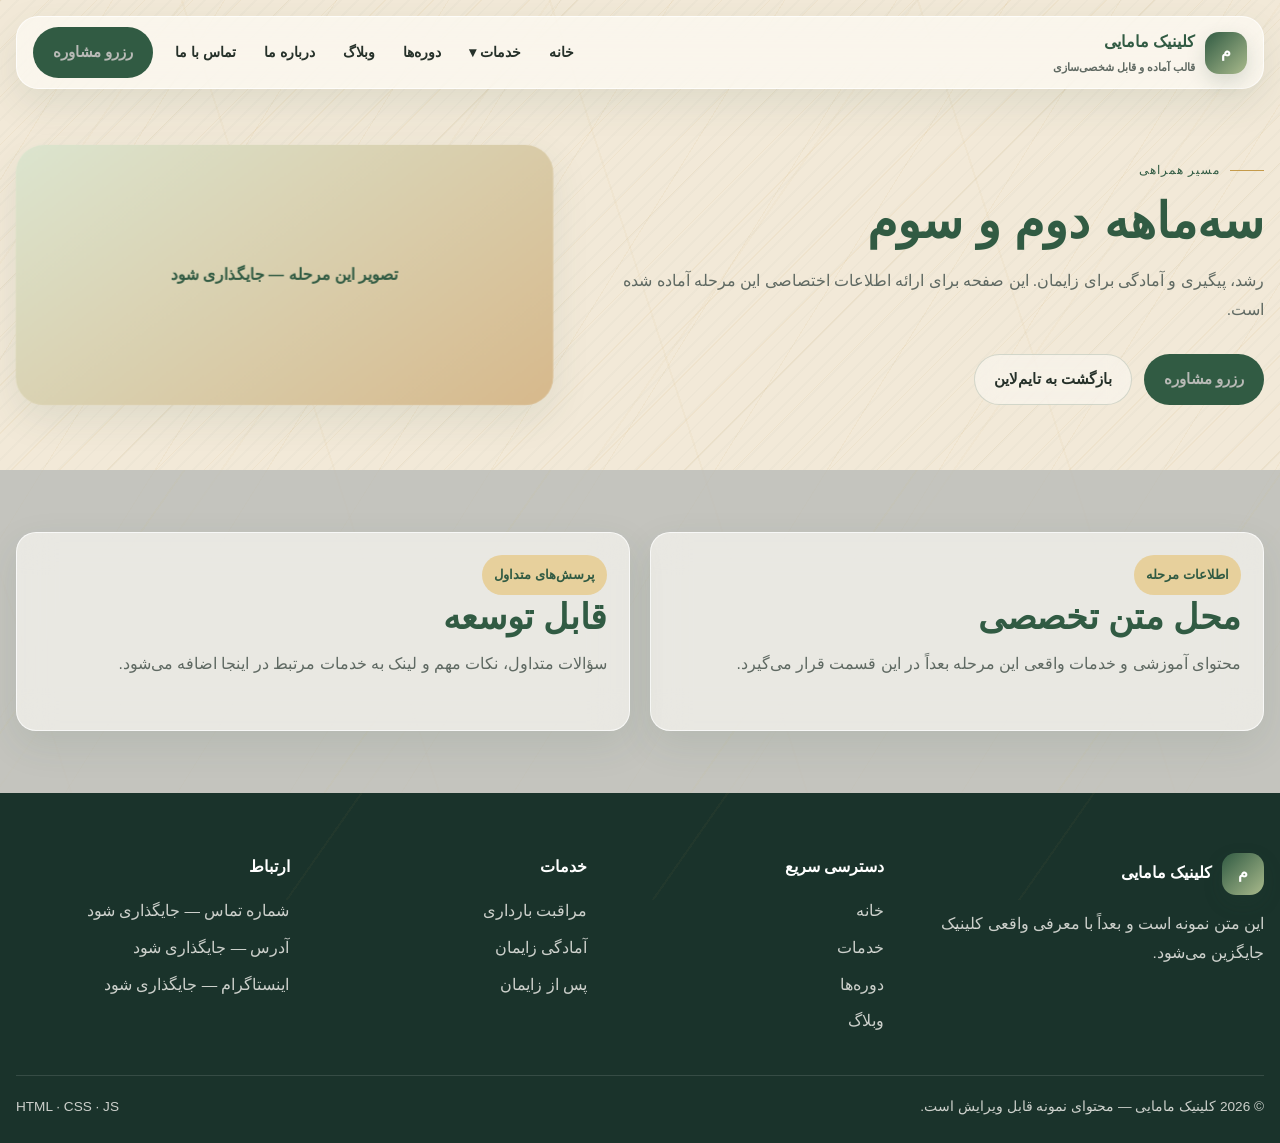
<file: journey/trimester-two-three.html>
<!doctype html>
<html lang="fa" dir="rtl">
<head>
<meta charset="utf-8">
<meta name="viewport" content="width=device-width, initial-scale=1">
<meta name="theme-color" content="#234338">
<meta name="description" content="رشد، پیگیری و آمادگی برای زایمان">
<meta name="robots" content="index,follow">
<link rel="canonical" href="https://example.com/journey/trimester-two-three.html">
<link rel="icon" href="../assets/images/hero.svg" type="image/svg+xml">
<link rel="stylesheet" href="../assets/css/style.css">
<title>سه‌ماهه دوم و سوم | کلینیک مامایی</title>
</head>
<body>
<a class="skip-link" href="#main">رفتن به محتوای اصلی</a>
<header class="header">
  <div class="container">
    <nav class="nav glass" aria-label="منوی اصلی">
      <a class="brand" href="../index.html">
        <span class="brand-mark">م</span>
        <span class="brand-text">کلینیک مامایی<small style="display:block;font-size:.7rem;font-weight:600;color:var(--muted)">قالب آماده و قابل شخصی‌سازی</small></span>
      </a>
      <button class="mobile-toggle" aria-expanded="false" aria-label="باز کردن منو">☰</button>
      <div class="nav-links">
        <a class="nav-link" href="../index.html">خانه</a>
        <div class="nav-item">
          <a class="nav-link" href="../services/index.html">خدمات ▾</a>
          <div class="mega-menu glass">
            <div class="mega-grid">
              <div class="mega-col"><h4>مراقبت و مشاوره</h4><a href="../services/index.html#prenatal">مراقبت بارداری</a><a href="../services/index.html#postpartum">مراقبت پس از زایمان</a><a href="../services/index.html#consult">مشاوره تخصصی</a></div>
              <div class="mega-col"><h4>آمادگی و سلامت</h4><a href="../services/index.html#birth">آمادگی زایمان</a><a href="../services/index.html#women">سلامت بانوان</a><a href="../services/index.html#nutrition">تغذیه و سبک زندگی</a></div>
              <div class="mega-col"><h4>مسیرهای ویژه</h4><a href="../services/index.html#classes">کلاس‌های آموزشی</a><a href="../services/index.html#online">خدمات آنلاین</a><a href="../services/index.html#faq">سؤالات متداول</a></div>
            </div>
          </div>
        </div>
        <a class="nav-link" href="../courses/index.html">دوره‌ها</a>
        <a class="nav-link" href="../blog/index.html">وبلاگ</a>
        <a class="nav-link" href="../index.html#about">درباره ما</a>
        <a class="nav-link" href="../index.html#contact">تماس با ما</a>
        <a class="btn btn-primary nav-cta" href="../index.html#contact">رزرو مشاوره</a>
      </div>
    </nav>
  </div>
</header>
<main id="main">
<section class="page-hero striped"><div class="container page-hero-grid"><div><span class="kicker">مسیر همراهی</span><h1>سه‌ماهه دوم و سوم</h1><p>رشد، پیگیری و آمادگی برای زایمان. این صفحه برای ارائه اطلاعات اختصاصی این مرحله آماده شده است.</p><div class="hero-actions"><a class="btn btn-primary" href="../index.html#contact">رزرو مشاوره</a><a class="btn btn-ghost" href="../index.html#journey">بازگشت به تایم‌لاین</a></div></div><div class="page-visual scale-on-scroll">تصویر این مرحله — جایگذاری شود</div></div></section>
<section class="section section-cream"><div class="container detail-grid"><article class="detail-card glass reveal"><span class="badge">اطلاعات مرحله</span><h2 class="section-title" style="font-size:2.2rem">محل متن تخصصی</h2><p class="section-lead">محتوای آموزشی و خدمات واقعی این مرحله بعداً در این قسمت قرار می‌گیرد.</p></article><article class="detail-card glass reveal"><span class="badge">پرسش‌های متداول</span><h2 class="section-title" style="font-size:2.2rem">قابل توسعه</h2><p class="section-lead">سؤالات متداول، نکات مهم و لینک به خدمات مرتبط در اینجا اضافه می‌شود.</p></article></div></section></main>
<footer class="footer">
  <div class="container">
    <div class="footer-grid">
      <div><div class="brand" style="color:#fff"><span class="brand-mark">م</span><span>کلینیک مامایی</span></div><p>این متن نمونه است و بعداً با معرفی واقعی کلینیک جایگزین می‌شود.</p></div>
      <div><h4>دسترسی سریع</h4><a href="../index.html">خانه</a><a href="../services/index.html">خدمات</a><a href="../courses/index.html">دوره‌ها</a><a href="../blog/index.html">وبلاگ</a></div>
      <div><h4>خدمات</h4><a href="../services/index.html#prenatal">مراقبت بارداری</a><a href="../services/index.html#birth">آمادگی زایمان</a><a href="../services/index.html#postpartum">پس از زایمان</a></div>
      <div><h4>ارتباط</h4><a href="../index.html#contact">شماره تماس — جایگذاری شود</a><a href="../index.html#contact">آدرس — جایگذاری شود</a><a href="../index.html#contact">اینستاگرام — جایگذاری شود</a></div>
    </div>
    <div class="footer-bottom"><span>© 2026 کلینیک مامایی — محتوای نمونه قابل ویرایش است.</span><span>HTML · CSS · JS</span></div>
  </div>
</footer>
<script src="../assets/js/main.js"></script>
</body></html>
</file>
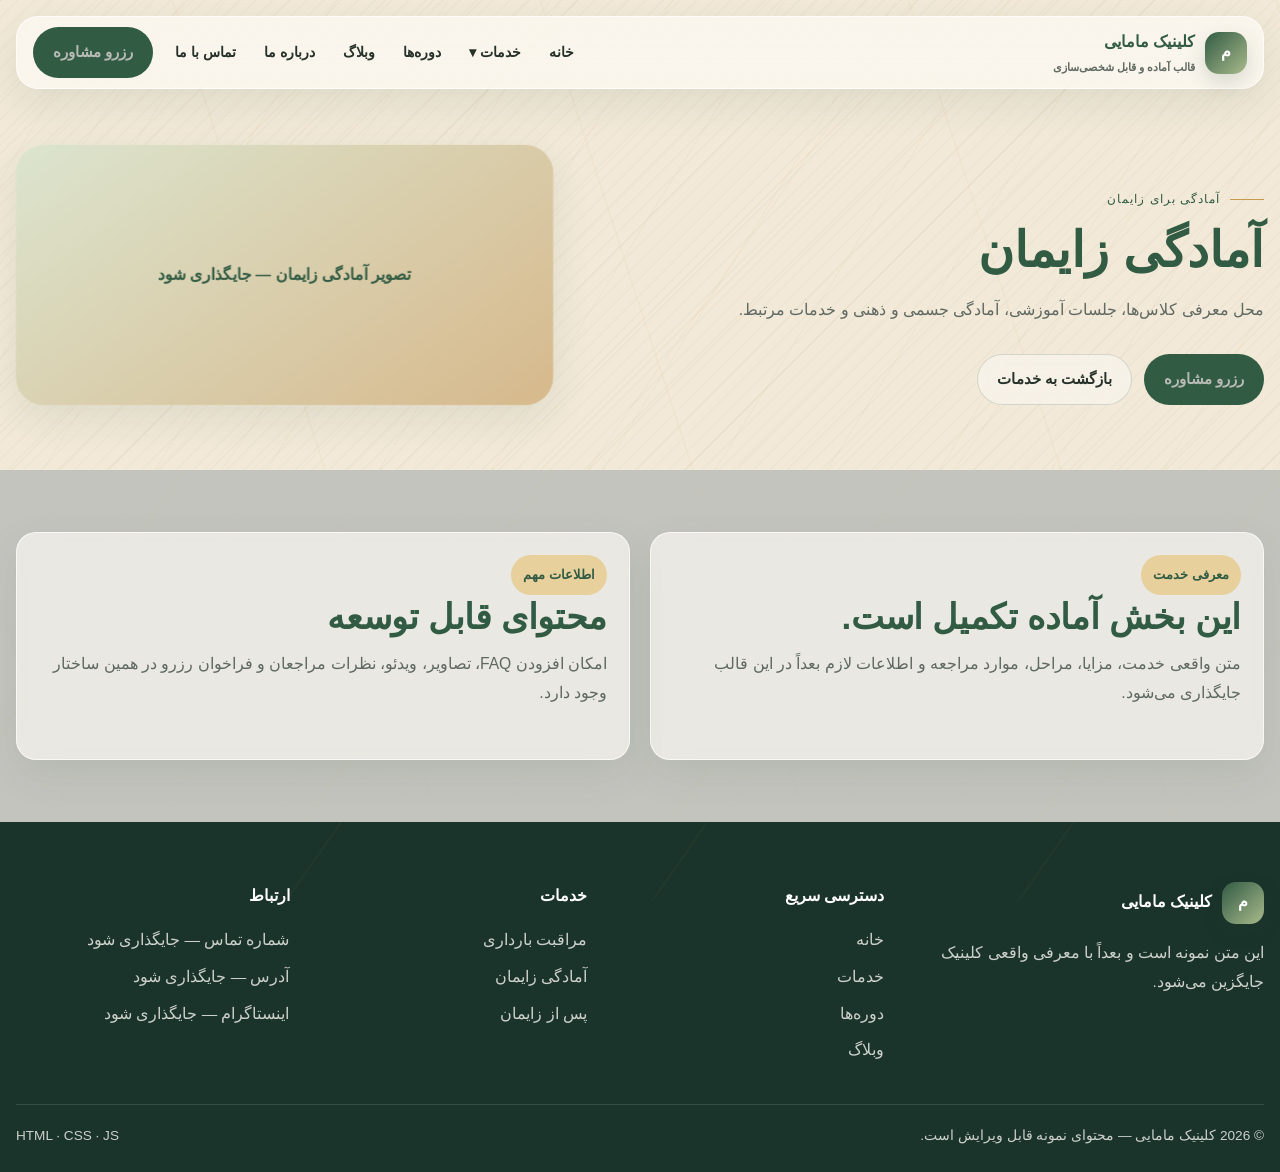
<file: services/birth.html>
<!doctype html>
<html lang="fa" dir="rtl">
<head>
<meta charset="utf-8">
<meta name="viewport" content="width=device-width, initial-scale=1">
<meta name="theme-color" content="#234338">
<meta name="description" content="صفحه اختصاصی آمادگی زایمان در قالب کلینیک مامایی.">
<meta name="robots" content="index,follow">
<link rel="canonical" href="https://example.com/services/birth.html">
<link rel="icon" href="../assets/images/hero.svg" type="image/svg+xml">
<link rel="stylesheet" href="../assets/css/style.css">
<title>آمادگی زایمان | کلینیک مامایی</title>
</head>
<body>
<a class="skip-link" href="#main">رفتن به محتوای اصلی</a>
<header class="header">
  <div class="container">
    <nav class="nav glass" aria-label="منوی اصلی">
      <a class="brand" href="../index.html">
        <span class="brand-mark">م</span>
        <span class="brand-text">کلینیک مامایی<small style="display:block;font-size:.7rem;font-weight:600;color:var(--muted)">قالب آماده و قابل شخصی‌سازی</small></span>
      </a>
      <button class="mobile-toggle" aria-expanded="false" aria-label="باز کردن منو">☰</button>
      <div class="nav-links">
        <a class="nav-link" href="../index.html">خانه</a>
        <div class="nav-item">
          <a class="nav-link" href="index.html">خدمات ▾</a>
          <div class="mega-menu glass">
            <div class="mega-grid">
              <div class="mega-col"><h4>مراقبت و مشاوره</h4><a href="index.html#prenatal">مراقبت بارداری</a><a href="index.html#postpartum">مراقبت پس از زایمان</a><a href="index.html#consult">مشاوره تخصصی</a></div>
              <div class="mega-col"><h4>آمادگی و سلامت</h4><a href="index.html#birth">آمادگی زایمان</a><a href="index.html#women">سلامت بانوان</a><a href="index.html#nutrition">تغذیه و سبک زندگی</a></div>
              <div class="mega-col"><h4>مسیرهای ویژه</h4><a href="index.html#classes">کلاس‌های آموزشی</a><a href="index.html#online">خدمات آنلاین</a><a href="index.html#faq">سؤالات متداول</a></div>
            </div>
          </div>
        </div>
        <a class="nav-link" href="../courses/index.html">دوره‌ها</a>
        <a class="nav-link" href="../blog/index.html">وبلاگ</a>
        <a class="nav-link" href="../index.html#about">درباره ما</a>
        <a class="nav-link" href="../index.html#contact">تماس با ما</a>
        <a class="btn btn-primary nav-cta" href="../index.html#contact">رزرو مشاوره</a>
      </div>
    </nav>
  </div>
</header>
<main id="main">
<section class="page-hero striped"><div class="container page-hero-grid"><div><span class="kicker">آمادگی برای زایمان</span><h1>آمادگی زایمان</h1><p>محل معرفی کلاس‌ها، جلسات آموزشی، آمادگی جسمی و ذهنی و خدمات مرتبط.</p><div class="hero-actions"><a class="btn btn-primary" href="../index.html#contact">رزرو مشاوره</a><a class="btn btn-ghost" href="index.html">بازگشت به خدمات</a></div></div><div class="page-visual scale-on-scroll">تصویر آمادگی زایمان — جایگذاری شود</div></div></section>
<section class="section section-cream"><div class="container detail-grid">
<article class="detail-card glass reveal"><span class="badge">معرفی خدمت</span><h2 class="section-title" style="font-size:2.2rem">این بخش آماده تکمیل است.</h2><p class="section-lead">متن واقعی خدمت، مزایا، مراحل، موارد مراجعه و اطلاعات لازم بعداً در این قالب جایگذاری می‌شود.</p></article>
<article class="detail-card glass reveal"><span class="badge">اطلاعات مهم</span><h2 class="section-title" style="font-size:2.2rem">محتوای قابل توسعه</h2><p class="section-lead">امکان افزودن FAQ، تصاویر، ویدئو، نظرات مراجعان و فراخوان رزرو در همین ساختار وجود دارد.</p></article>
</div></section></main>
<footer class="footer">
  <div class="container">
    <div class="footer-grid">
      <div><div class="brand" style="color:#fff"><span class="brand-mark">م</span><span>کلینیک مامایی</span></div><p>این متن نمونه است و بعداً با معرفی واقعی کلینیک جایگزین می‌شود.</p></div>
      <div><h4>دسترسی سریع</h4><a href="../index.html">خانه</a><a href="index.html">خدمات</a><a href="../courses/index.html">دوره‌ها</a><a href="../blog/index.html">وبلاگ</a></div>
      <div><h4>خدمات</h4><a href="index.html#prenatal">مراقبت بارداری</a><a href="index.html#birth">آمادگی زایمان</a><a href="index.html#postpartum">پس از زایمان</a></div>
      <div><h4>ارتباط</h4><a href="../index.html#contact">شماره تماس — جایگذاری شود</a><a href="../index.html#contact">آدرس — جایگذاری شود</a><a href="../index.html#contact">اینستاگرام — جایگذاری شود</a></div>
    </div>
    <div class="footer-bottom"><span>© 2026 کلینیک مامایی — محتوای نمونه قابل ویرایش است.</span><span>HTML · CSS · JS</span></div>
  </div>
</footer>
<script src="../assets/js/main.js"></script>
</body></html>
</file>
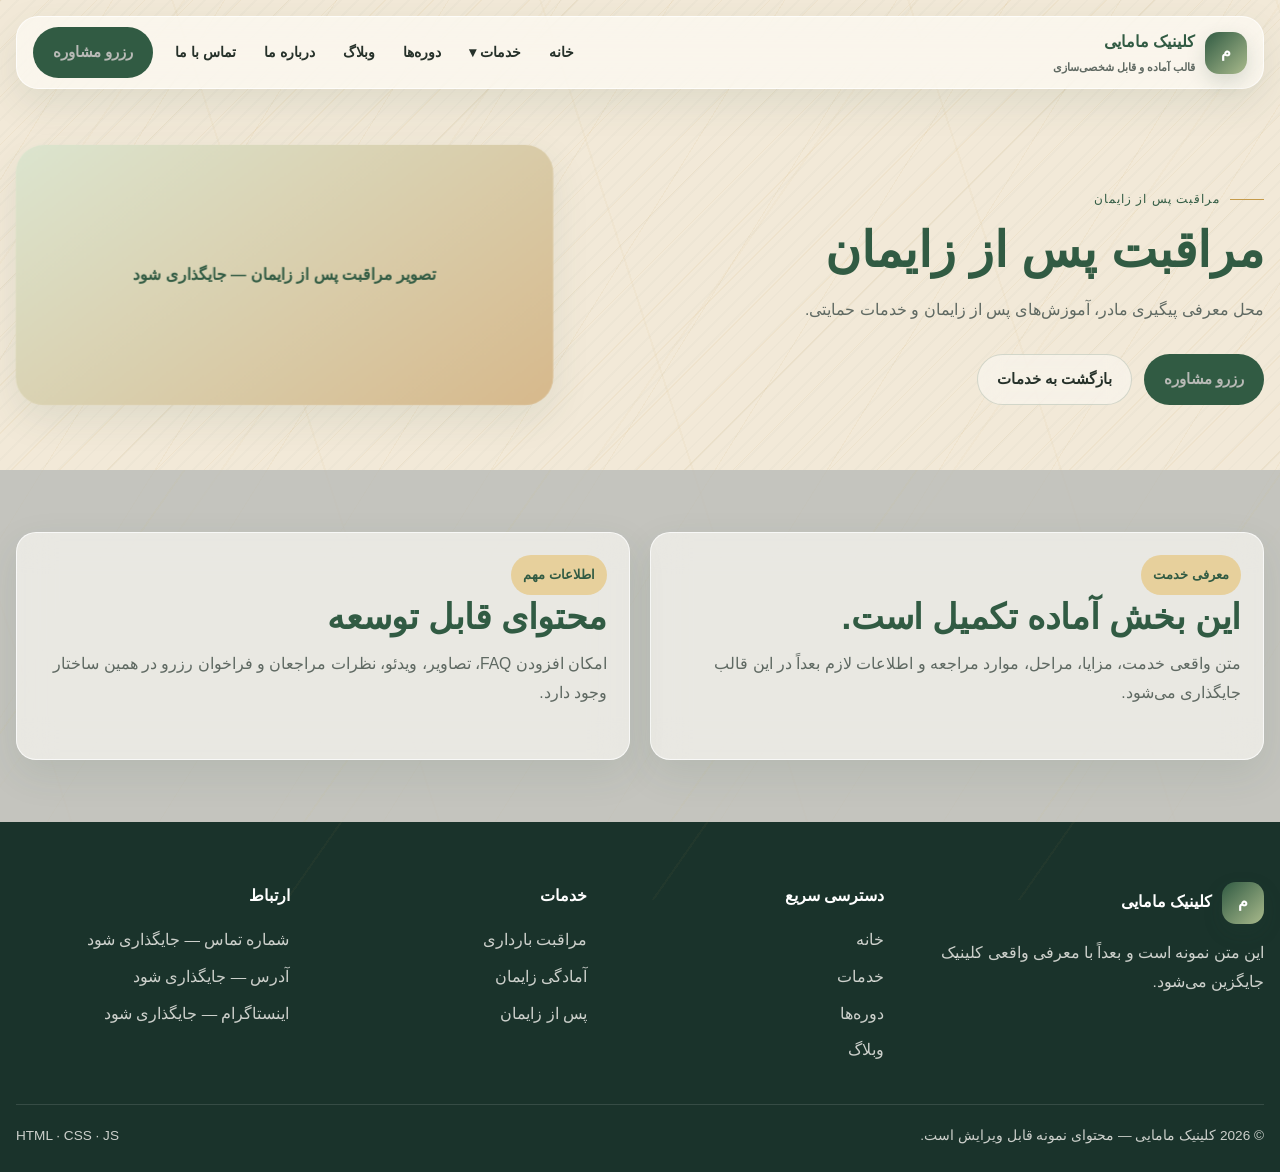
<file: services/postpartum.html>
<!doctype html>
<html lang="fa" dir="rtl">
<head>
<meta charset="utf-8">
<meta name="viewport" content="width=device-width, initial-scale=1">
<meta name="theme-color" content="#234338">
<meta name="description" content="صفحه اختصاصی مراقبت پس از زایمان در قالب کلینیک مامایی.">
<meta name="robots" content="index,follow">
<link rel="canonical" href="https://example.com/services/postpartum.html">
<link rel="icon" href="../assets/images/hero.svg" type="image/svg+xml">
<link rel="stylesheet" href="../assets/css/style.css">
<title>مراقبت پس از زایمان | کلینیک مامایی</title>
</head>
<body>
<a class="skip-link" href="#main">رفتن به محتوای اصلی</a>
<header class="header">
  <div class="container">
    <nav class="nav glass" aria-label="منوی اصلی">
      <a class="brand" href="../index.html">
        <span class="brand-mark">م</span>
        <span class="brand-text">کلینیک مامایی<small style="display:block;font-size:.7rem;font-weight:600;color:var(--muted)">قالب آماده و قابل شخصی‌سازی</small></span>
      </a>
      <button class="mobile-toggle" aria-expanded="false" aria-label="باز کردن منو">☰</button>
      <div class="nav-links">
        <a class="nav-link" href="../index.html">خانه</a>
        <div class="nav-item">
          <a class="nav-link" href="index.html">خدمات ▾</a>
          <div class="mega-menu glass">
            <div class="mega-grid">
              <div class="mega-col"><h4>مراقبت و مشاوره</h4><a href="index.html#prenatal">مراقبت بارداری</a><a href="index.html#postpartum">مراقبت پس از زایمان</a><a href="index.html#consult">مشاوره تخصصی</a></div>
              <div class="mega-col"><h4>آمادگی و سلامت</h4><a href="index.html#birth">آمادگی زایمان</a><a href="index.html#women">سلامت بانوان</a><a href="index.html#nutrition">تغذیه و سبک زندگی</a></div>
              <div class="mega-col"><h4>مسیرهای ویژه</h4><a href="index.html#classes">کلاس‌های آموزشی</a><a href="index.html#online">خدمات آنلاین</a><a href="index.html#faq">سؤالات متداول</a></div>
            </div>
          </div>
        </div>
        <a class="nav-link" href="../courses/index.html">دوره‌ها</a>
        <a class="nav-link" href="../blog/index.html">وبلاگ</a>
        <a class="nav-link" href="../index.html#about">درباره ما</a>
        <a class="nav-link" href="../index.html#contact">تماس با ما</a>
        <a class="btn btn-primary nav-cta" href="../index.html#contact">رزرو مشاوره</a>
      </div>
    </nav>
  </div>
</header>
<main id="main">
<section class="page-hero striped"><div class="container page-hero-grid"><div><span class="kicker">مراقبت پس از زایمان</span><h1>مراقبت پس از زایمان</h1><p>محل معرفی پیگیری مادر، آموزش‌های پس از زایمان و خدمات حمایتی.</p><div class="hero-actions"><a class="btn btn-primary" href="../index.html#contact">رزرو مشاوره</a><a class="btn btn-ghost" href="index.html">بازگشت به خدمات</a></div></div><div class="page-visual scale-on-scroll">تصویر مراقبت پس از زایمان — جایگذاری شود</div></div></section>
<section class="section section-cream"><div class="container detail-grid">
<article class="detail-card glass reveal"><span class="badge">معرفی خدمت</span><h2 class="section-title" style="font-size:2.2rem">این بخش آماده تکمیل است.</h2><p class="section-lead">متن واقعی خدمت، مزایا، مراحل، موارد مراجعه و اطلاعات لازم بعداً در این قالب جایگذاری می‌شود.</p></article>
<article class="detail-card glass reveal"><span class="badge">اطلاعات مهم</span><h2 class="section-title" style="font-size:2.2rem">محتوای قابل توسعه</h2><p class="section-lead">امکان افزودن FAQ، تصاویر، ویدئو، نظرات مراجعان و فراخوان رزرو در همین ساختار وجود دارد.</p></article>
</div></section></main>
<footer class="footer">
  <div class="container">
    <div class="footer-grid">
      <div><div class="brand" style="color:#fff"><span class="brand-mark">م</span><span>کلینیک مامایی</span></div><p>این متن نمونه است و بعداً با معرفی واقعی کلینیک جایگزین می‌شود.</p></div>
      <div><h4>دسترسی سریع</h4><a href="../index.html">خانه</a><a href="index.html">خدمات</a><a href="../courses/index.html">دوره‌ها</a><a href="../blog/index.html">وبلاگ</a></div>
      <div><h4>خدمات</h4><a href="index.html#prenatal">مراقبت بارداری</a><a href="index.html#birth">آمادگی زایمان</a><a href="index.html#postpartum">پس از زایمان</a></div>
      <div><h4>ارتباط</h4><a href="../index.html#contact">شماره تماس — جایگذاری شود</a><a href="../index.html#contact">آدرس — جایگذاری شود</a><a href="../index.html#contact">اینستاگرام — جایگذاری شود</a></div>
    </div>
    <div class="footer-bottom"><span>© 2026 کلینیک مامایی — محتوای نمونه قابل ویرایش است.</span><span>HTML · CSS · JS</span></div>
  </div>
</footer>
<script src="../assets/js/main.js"></script>
</body></html>
</file>
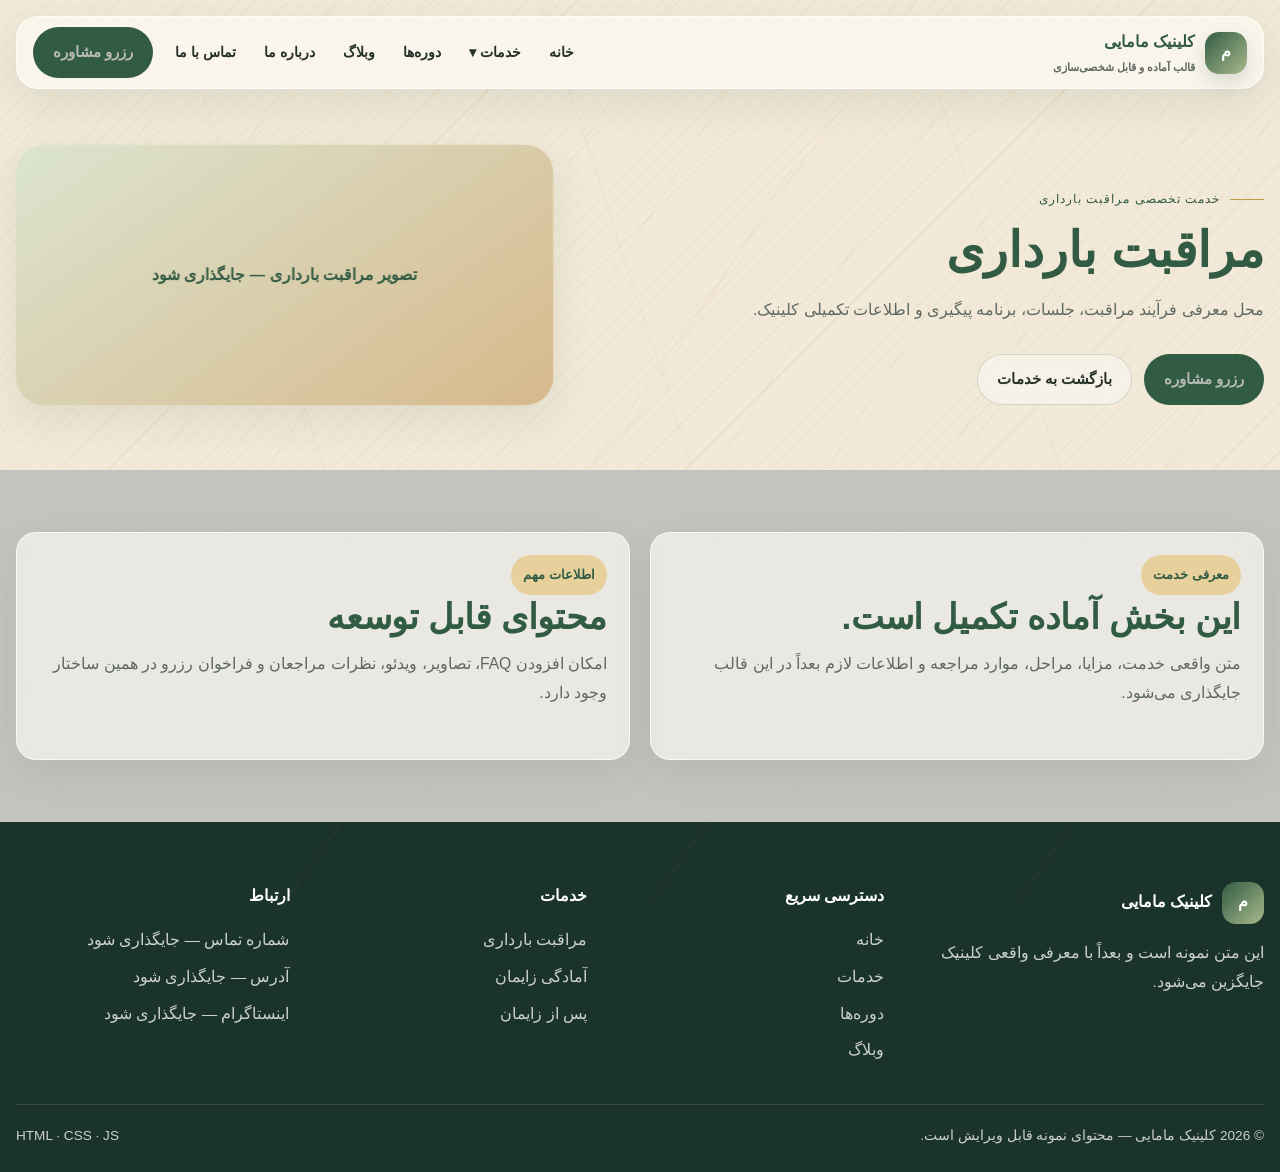
<file: services/prenatal.html>
<!doctype html>
<html lang="fa" dir="rtl">
<head>
<meta charset="utf-8">
<meta name="viewport" content="width=device-width, initial-scale=1">
<meta name="theme-color" content="#234338">
<meta name="description" content="صفحه اختصاصی مراقبت بارداری در قالب کلینیک مامایی.">
<meta name="robots" content="index,follow">
<link rel="canonical" href="https://example.com/services/prenatal.html">
<link rel="icon" href="../assets/images/hero.svg" type="image/svg+xml">
<link rel="stylesheet" href="../assets/css/style.css">
<title>مراقبت بارداری | کلینیک مامایی</title>
</head>
<body>
<a class="skip-link" href="#main">رفتن به محتوای اصلی</a>
<header class="header">
  <div class="container">
    <nav class="nav glass" aria-label="منوی اصلی">
      <a class="brand" href="../index.html">
        <span class="brand-mark">م</span>
        <span class="brand-text">کلینیک مامایی<small style="display:block;font-size:.7rem;font-weight:600;color:var(--muted)">قالب آماده و قابل شخصی‌سازی</small></span>
      </a>
      <button class="mobile-toggle" aria-expanded="false" aria-label="باز کردن منو">☰</button>
      <div class="nav-links">
        <a class="nav-link" href="../index.html">خانه</a>
        <div class="nav-item">
          <a class="nav-link" href="index.html">خدمات ▾</a>
          <div class="mega-menu glass">
            <div class="mega-grid">
              <div class="mega-col"><h4>مراقبت و مشاوره</h4><a href="index.html#prenatal">مراقبت بارداری</a><a href="index.html#postpartum">مراقبت پس از زایمان</a><a href="index.html#consult">مشاوره تخصصی</a></div>
              <div class="mega-col"><h4>آمادگی و سلامت</h4><a href="index.html#birth">آمادگی زایمان</a><a href="index.html#women">سلامت بانوان</a><a href="index.html#nutrition">تغذیه و سبک زندگی</a></div>
              <div class="mega-col"><h4>مسیرهای ویژه</h4><a href="index.html#classes">کلاس‌های آموزشی</a><a href="index.html#online">خدمات آنلاین</a><a href="index.html#faq">سؤالات متداول</a></div>
            </div>
          </div>
        </div>
        <a class="nav-link" href="../courses/index.html">دوره‌ها</a>
        <a class="nav-link" href="../blog/index.html">وبلاگ</a>
        <a class="nav-link" href="../index.html#about">درباره ما</a>
        <a class="nav-link" href="../index.html#contact">تماس با ما</a>
        <a class="btn btn-primary nav-cta" href="../index.html#contact">رزرو مشاوره</a>
      </div>
    </nav>
  </div>
</header>
<main id="main">
<section class="page-hero striped"><div class="container page-hero-grid"><div><span class="kicker">خدمت تخصصی مراقبت بارداری</span><h1>مراقبت بارداری</h1><p>محل معرفی فرآیند مراقبت، جلسات، برنامه پیگیری و اطلاعات تکمیلی کلینیک.</p><div class="hero-actions"><a class="btn btn-primary" href="../index.html#contact">رزرو مشاوره</a><a class="btn btn-ghost" href="index.html">بازگشت به خدمات</a></div></div><div class="page-visual scale-on-scroll">تصویر مراقبت بارداری — جایگذاری شود</div></div></section>
<section class="section section-cream"><div class="container detail-grid">
<article class="detail-card glass reveal"><span class="badge">معرفی خدمت</span><h2 class="section-title" style="font-size:2.2rem">این بخش آماده تکمیل است.</h2><p class="section-lead">متن واقعی خدمت، مزایا، مراحل، موارد مراجعه و اطلاعات لازم بعداً در این قالب جایگذاری می‌شود.</p></article>
<article class="detail-card glass reveal"><span class="badge">اطلاعات مهم</span><h2 class="section-title" style="font-size:2.2rem">محتوای قابل توسعه</h2><p class="section-lead">امکان افزودن FAQ، تصاویر، ویدئو، نظرات مراجعان و فراخوان رزرو در همین ساختار وجود دارد.</p></article>
</div></section></main>
<footer class="footer">
  <div class="container">
    <div class="footer-grid">
      <div><div class="brand" style="color:#fff"><span class="brand-mark">م</span><span>کلینیک مامایی</span></div><p>این متن نمونه است و بعداً با معرفی واقعی کلینیک جایگزین می‌شود.</p></div>
      <div><h4>دسترسی سریع</h4><a href="../index.html">خانه</a><a href="index.html">خدمات</a><a href="../courses/index.html">دوره‌ها</a><a href="../blog/index.html">وبلاگ</a></div>
      <div><h4>خدمات</h4><a href="index.html#prenatal">مراقبت بارداری</a><a href="index.html#birth">آمادگی زایمان</a><a href="index.html#postpartum">پس از زایمان</a></div>
      <div><h4>ارتباط</h4><a href="../index.html#contact">شماره تماس — جایگذاری شود</a><a href="../index.html#contact">آدرس — جایگذاری شود</a><a href="../index.html#contact">اینستاگرام — جایگذاری شود</a></div>
    </div>
    <div class="footer-bottom"><span>© 2026 کلینیک مامایی — محتوای نمونه قابل ویرایش است.</span><span>HTML · CSS · JS</span></div>
  </div>
</footer>
<script src="../assets/js/main.js"></script>
</body></html>
</file>
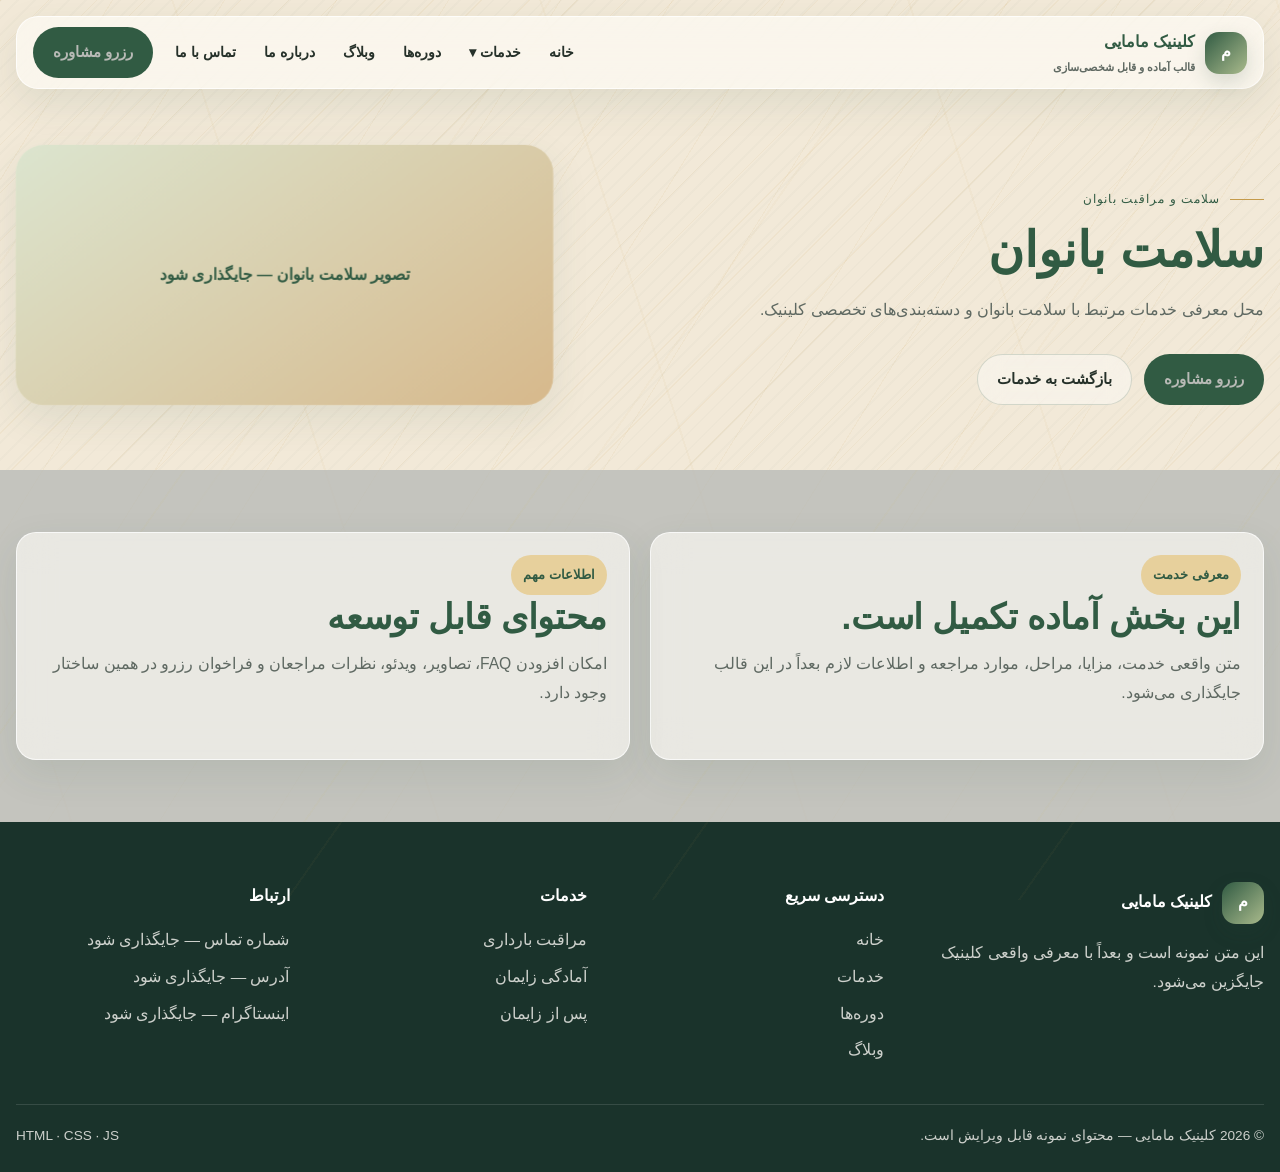
<file: services/women.html>
<!doctype html>
<html lang="fa" dir="rtl">
<head>
<meta charset="utf-8">
<meta name="viewport" content="width=device-width, initial-scale=1">
<meta name="theme-color" content="#234338">
<meta name="description" content="صفحه اختصاصی سلامت بانوان در قالب کلینیک مامایی.">
<meta name="robots" content="index,follow">
<link rel="canonical" href="https://example.com/services/women.html">
<link rel="icon" href="../assets/images/hero.svg" type="image/svg+xml">
<link rel="stylesheet" href="../assets/css/style.css">
<title>سلامت بانوان | کلینیک مامایی</title>
</head>
<body>
<a class="skip-link" href="#main">رفتن به محتوای اصلی</a>
<header class="header">
  <div class="container">
    <nav class="nav glass" aria-label="منوی اصلی">
      <a class="brand" href="../index.html">
        <span class="brand-mark">م</span>
        <span class="brand-text">کلینیک مامایی<small style="display:block;font-size:.7rem;font-weight:600;color:var(--muted)">قالب آماده و قابل شخصی‌سازی</small></span>
      </a>
      <button class="mobile-toggle" aria-expanded="false" aria-label="باز کردن منو">☰</button>
      <div class="nav-links">
        <a class="nav-link" href="../index.html">خانه</a>
        <div class="nav-item">
          <a class="nav-link" href="index.html">خدمات ▾</a>
          <div class="mega-menu glass">
            <div class="mega-grid">
              <div class="mega-col"><h4>مراقبت و مشاوره</h4><a href="index.html#prenatal">مراقبت بارداری</a><a href="index.html#postpartum">مراقبت پس از زایمان</a><a href="index.html#consult">مشاوره تخصصی</a></div>
              <div class="mega-col"><h4>آمادگی و سلامت</h4><a href="index.html#birth">آمادگی زایمان</a><a href="index.html#women">سلامت بانوان</a><a href="index.html#nutrition">تغذیه و سبک زندگی</a></div>
              <div class="mega-col"><h4>مسیرهای ویژه</h4><a href="index.html#classes">کلاس‌های آموزشی</a><a href="index.html#online">خدمات آنلاین</a><a href="index.html#faq">سؤالات متداول</a></div>
            </div>
          </div>
        </div>
        <a class="nav-link" href="../courses/index.html">دوره‌ها</a>
        <a class="nav-link" href="../blog/index.html">وبلاگ</a>
        <a class="nav-link" href="../index.html#about">درباره ما</a>
        <a class="nav-link" href="../index.html#contact">تماس با ما</a>
        <a class="btn btn-primary nav-cta" href="../index.html#contact">رزرو مشاوره</a>
      </div>
    </nav>
  </div>
</header>
<main id="main">
<section class="page-hero striped"><div class="container page-hero-grid"><div><span class="kicker">سلامت و مراقبت بانوان</span><h1>سلامت بانوان</h1><p>محل معرفی خدمات مرتبط با سلامت بانوان و دسته‌بندی‌های تخصصی کلینیک.</p><div class="hero-actions"><a class="btn btn-primary" href="../index.html#contact">رزرو مشاوره</a><a class="btn btn-ghost" href="index.html">بازگشت به خدمات</a></div></div><div class="page-visual scale-on-scroll">تصویر سلامت بانوان — جایگذاری شود</div></div></section>
<section class="section section-cream"><div class="container detail-grid">
<article class="detail-card glass reveal"><span class="badge">معرفی خدمت</span><h2 class="section-title" style="font-size:2.2rem">این بخش آماده تکمیل است.</h2><p class="section-lead">متن واقعی خدمت، مزایا، مراحل، موارد مراجعه و اطلاعات لازم بعداً در این قالب جایگذاری می‌شود.</p></article>
<article class="detail-card glass reveal"><span class="badge">اطلاعات مهم</span><h2 class="section-title" style="font-size:2.2rem">محتوای قابل توسعه</h2><p class="section-lead">امکان افزودن FAQ، تصاویر، ویدئو، نظرات مراجعان و فراخوان رزرو در همین ساختار وجود دارد.</p></article>
</div></section></main>
<footer class="footer">
  <div class="container">
    <div class="footer-grid">
      <div><div class="brand" style="color:#fff"><span class="brand-mark">م</span><span>کلینیک مامایی</span></div><p>این متن نمونه است و بعداً با معرفی واقعی کلینیک جایگزین می‌شود.</p></div>
      <div><h4>دسترسی سریع</h4><a href="../index.html">خانه</a><a href="index.html">خدمات</a><a href="../courses/index.html">دوره‌ها</a><a href="../blog/index.html">وبلاگ</a></div>
      <div><h4>خدمات</h4><a href="index.html#prenatal">مراقبت بارداری</a><a href="index.html#birth">آمادگی زایمان</a><a href="index.html#postpartum">پس از زایمان</a></div>
      <div><h4>ارتباط</h4><a href="../index.html#contact">شماره تماس — جایگذاری شود</a><a href="../index.html#contact">آدرس — جایگذاری شود</a><a href="../index.html#contact">اینستاگرام — جایگذاری شود</a></div>
    </div>
    <div class="footer-bottom"><span>© 2026 کلینیک مامایی — محتوای نمونه قابل ویرایش است.</span><span>HTML · CSS · JS</span></div>
  </div>
</footer>
<script src="../assets/js/main.js"></script>
</body></html>
</file>
<file: assets/css/style.css>
:root{
  --cream:#f5efe5;
  --cream-2:#fbf8f2;
  --sage:#a9b8a2;
  --sage-2:#d6dfd1;
  --deep:#234338;
  --deep-2:#315548;
  --rose:#d9a7a4;
  --gold:#c9ab78;
  --gold-2:#ead7b4;
  --ink:#23302a;
  --muted:#6a746e;
  --white:#fffdf9;
  --line:rgba(35,67,56,.13);
  --shadow:0 20px 60px rgba(35,67,56,.10);
  --radius:28px;
  --max:1440px;
}
*{box-sizing:border-box}
html{scroll-behavior:smooth}
body{margin:0;font-family:Vazirmatn,Tahoma,Arial,sans-serif;background:var(--cream);color:var(--ink);line-height:1.9;overflow-x:hidden}
a{color:inherit;text-decoration:none}
img{max-width:100%;display:block}
button,input,textarea{font:inherit}
.container{width:min(calc(100% - 32px),var(--max));margin-inline:auto}
.section{padding:110px 0;position:relative}
.section-title{font-size:clamp(2rem,4vw,3.6rem);line-height:1.25;color:var(--deep);margin:0 0 18px;font-weight:800}
.section-lead{max-width:760px;color:var(--muted);font-size:1.05rem;margin:0 0 40px}
.kicker{display:inline-flex;align-items:center;gap:10px;color:var(--deep);font-size:.85rem;letter-spacing:.08em;text-transform:uppercase;margin-bottom:12px}
.kicker:before{content:"";width:34px;height:1px;background:var(--gold)}
.btn{display:inline-flex;align-items:center;justify-content:center;gap:10px;border:1px solid transparent;padding:13px 22px;border-radius:999px;font-weight:700;transition:.35s ease;cursor:pointer}
.btn-primary{background:var(--deep);color:var(--cream-2)}
.btn-primary:hover{transform:translateY(-3px);box-shadow:0 14px 30px rgba(35,67,56,.18)}
.btn-ghost{border-color:var(--line);background:rgba(255,255,255,.4);backdrop-filter:blur(12px)}
.btn-ghost:hover{border-color:var(--gold);transform:translateY(-3px)}
.glass{background:rgba(255,253,249,.62);backdrop-filter:blur(18px);border:1px solid rgba(255,255,255,.7);box-shadow:var(--shadow)}
.header{position:fixed;inset:0 0 auto 0;z-index:1000;padding:16px 0;transition:.35s ease}
.header.scrolled{background:rgba(245,239,229,.84);backdrop-filter:blur(18px);box-shadow:0 10px 35px rgba(35,67,56,.09)}
.nav{display:flex;align-items:center;justify-content:space-between;gap:20px;padding:10px 16px;border-radius:22px}
.brand{display:flex;align-items:center;gap:10px;font-weight:900;color:var(--deep)}
.brand-mark{width:42px;height:42px;border-radius:14px;background:linear-gradient(135deg,var(--deep),var(--sage));display:grid;place-items:center;color:#fff;font-weight:900;box-shadow:0 8px 20px rgba(35,67,56,.16)}
.nav-links{display:flex;align-items:center;gap:4px}
.nav-item{position:relative}
.nav-link{display:flex;align-items:center;gap:6px;padding:10px 13px;border-radius:12px;font-weight:700;font-size:.95rem}
.nav-link:hover{background:rgba(169,184,162,.18)}
.nav-cta{margin-inline-start:6px}
.mobile-toggle{display:none;border:0;background:transparent;font-size:1.7rem;color:var(--deep);cursor:pointer}
.mega-menu{position:absolute;top:calc(100% + 14px);right:0;width:min(760px,90vw);padding:24px;border-radius:24px;opacity:0;visibility:hidden;transform:translateY(-6px);transition:.25s ease}
.nav-item:hover .mega-menu,.nav-item:focus-within .mega-menu{opacity:1;visibility:visible;transform:translateY(0)}
.mega-grid{display:grid;grid-template-columns:repeat(3,1fr);gap:12px}
.mega-col h4{margin:0 0 10px;color:var(--deep);font-size:1rem}
.mega-col a{display:block;padding:8px 10px;border-radius:10px;color:var(--muted)}
.mega-col a:hover{background:var(--sage-2);color:var(--deep)}
.hero{min-height:760px;padding-top:140px;display:flex;align-items:center;position:relative;overflow:hidden}
.hero:before,.hero:after{content:"";position:absolute;border-radius:50%;filter:blur(5px);pointer-events:none}
.hero:before{width:520px;height:520px;left:-160px;top:130px;background:radial-gradient(circle,var(--sage-2),transparent 65%)}
.hero:after{width:420px;height:420px;right:-140px;bottom:-100px;background:radial-gradient(circle,rgba(217,167,164,.35),transparent 66%)}
.hero-grid{display:grid;grid-template-columns:1.1fr .9fr;gap:60px;align-items:center}
.hero-media{min-height:560px;position:relative}
.hero-media-frame{height:100%;min-height:560px;overflow:hidden;border-radius:45px 18px 45px 18px;position:relative;background:
  radial-gradient(circle at 60% 35%,rgba(255,255,255,.75),transparent 30%),
  linear-gradient(145deg,var(--sage-2),var(--cream-2));}
.hero-media-frame:before{content:"";position:absolute;inset:7% 8% 8% 12%;border:1px dashed rgba(35,67,56,.25);border-radius:42% 58% 55% 45%/42% 40% 60% 58%}
.fantasy-shape{position:absolute;width:52%;aspect-ratio:1;border-radius:52% 48% 39% 61%/51% 39% 61% 49%;background:linear-gradient(145deg,rgba(217,167,164,.78),rgba(201,171,120,.45));left:14%;top:21%;transform:rotate(-10deg);box-shadow:0 30px 50px rgba(35,67,56,.12)}
.fantasy-shape:after{content:"تصویر هیرو";position:absolute;inset:24%;display:grid;place-items:center;border:1px solid rgba(35,67,56,.16);border-radius:50%;font-size:1rem;color:var(--deep);background:rgba(255,255,255,.32);backdrop-filter:blur(6px)}
.floating-note{position:absolute;right:-18px;bottom:42px;padding:18px 20px;border-radius:18px;max-width:240px}
.hero-copy h1{font-size:clamp(2.8rem,5vw,5.6rem);line-height:1.15;color:var(--deep);margin:0 0 24px}
.hero-copy h1 span{color:var(--rose)}
.hero-copy p{font-size:1.15rem;color:var(--muted);max-width:650px}
.hero-actions{display:flex;gap:12px;flex-wrap:wrap;margin-top:30px}
.hero-meta{display:grid;grid-template-columns:repeat(3,1fr);gap:14px;margin-top:34px}
.meta{padding:18px;border-radius:18px;background:rgba(255,255,255,.38);border:1px solid rgba(35,67,56,.08)}
.meta strong{display:block;color:var(--deep);font-size:1.05rem}
.meta span{font-size:.86rem;color:var(--muted)}
.section-cream{background:var(--cream-2)}
.section-deep{background:var(--deep);color:var(--cream-2)}
.section-deep .section-title{color:var(--cream-2)}
.section-deep .section-lead{color:rgba(255,253,249,.72)}
.cards-4{display:grid;grid-template-columns:repeat(4,1fr);gap:18px}
.service-card{position:relative;overflow:hidden;border-radius:26px;min-height:390px;background:var(--cream-2);box-shadow:var(--shadow);transition:.45s cubic-bezier(.2,.8,.2,1);border:1px solid rgba(35,67,56,.08)}
.service-card:hover{transform:translateY(-8px)}
.service-card .visual{height:235px;overflow:hidden;background:linear-gradient(145deg,var(--sage-2),var(--cream));position:relative}
.service-card .visual .placeholder{position:absolute;inset:0;display:grid;place-items:center;color:var(--deep);font-weight:800}
.service-card .visual:after{content:"";position:absolute;inset:0;background:linear-gradient(to bottom,transparent 55%,rgba(35,67,56,.08))}
.service-card:hover .visual .zoomable{transform:scale(1.1)}
.zoomable{transition:transform .8s cubic-bezier(.2,.8,.2,1)}
.card-body{padding:22px}
.card-body h3{margin:0 0 8px;font-size:1.25rem;color:var(--deep)}
.card-body p{margin:0;color:var(--muted);font-size:.95rem}
.card-arrow{margin-top:18px;color:var(--gold);font-weight:800;display:inline-flex;gap:8px}
.timeline-wrap{position:relative;padding:35px 0}
.timeline-line{position:absolute;left:6%;right:6%;top:72px;height:2px;background:linear-gradient(90deg,var(--sage),var(--gold),var(--rose),var(--sage))}
.timeline{display:grid;grid-template-columns:repeat(4,1fr);gap:18px;position:relative}
.time-step{position:relative;text-align:center;cursor:pointer}
.time-dot{width:28px;height:28px;border-radius:50%;margin:10px auto 18px;background:var(--cream-2);border:5px solid var(--sage);box-shadow:0 0 0 6px rgba(169,184,162,.12);transition:.3s}
.time-step.active .time-dot{border-color:var(--gold);transform:scale(1.2)}
.time-step h3{color:var(--deep);margin:0;font-size:1.05rem}
.time-step p{color:var(--muted);font-size:.9rem;margin:5px auto 0;max-width:220px}
.timeline-detail{margin-top:28px;border-radius:24px;padding:24px;min-height:130px;display:flex;align-items:center;justify-content:space-between;gap:24px}
.timeline-detail h4{margin:0 0 6px;color:var(--deep);font-size:1.25rem}
.timeline-detail p{margin:0;color:var(--muted)}
.course-grid{display:grid;grid-template-columns:repeat(3,1fr);gap:20px}
.course-card{position:relative;min-height:430px;border-radius:28px;overflow:hidden;background:var(--deep);color:#fff;box-shadow:var(--shadow)}
.course-card .course-visual{position:absolute;inset:0;background:linear-gradient(145deg,var(--sage),var(--deep));}
.course-card .course-visual .placeholder{position:absolute;inset:0;display:grid;place-items:center;color:rgba(255,255,255,.85);font-weight:800}
.course-card .course-visual:after{content:"";position:absolute;inset:0;background:linear-gradient(to top,rgba(18,33,28,.78),rgba(18,33,28,.02) 68%)}
.course-content{position:absolute;inset:auto 0 0 0;padding:26px}
.course-content h3{font-size:1.4rem;margin:0 0 8px}
.course-content p{margin:0 0 16px;color:rgba(255,255,255,.78)}
.course-tag{display:inline-flex;padding:7px 10px;border-radius:999px;background:rgba(255,253,249,.13);border:1px solid rgba(255,255,255,.15);font-size:.8rem}
.about-grid{display:grid;grid-template-columns:.95fr 1.05fr;gap:70px;align-items:center}
.about-media{position:relative}
.about-image{min-height:280px;border-radius:20px 46px 20px 46px;background:linear-gradient(145deg,var(--sage-2),var(--rose));overflow:hidden;box-shadow:var(--shadow);position:relative}
.about-image .placeholder{position:absolute;inset:0;display:grid;place-items:center;color:var(--deep);font-weight:800}
.about-copy{max-width:760px}
.about-copy p{color:var(--muted);font-size:1.05rem}
.about-points{display:grid;grid-template-columns:repeat(2,1fr);gap:12px;margin-top:28px}
.about-point{padding:16px;border-radius:18px;border:1px solid var(--line);background:rgba(255,255,255,.35)}
.about-point strong{display:block;color:var(--deep)}
.striped{background-image:repeating-linear-gradient(135deg,rgba(35,67,56,.025) 0,rgba(35,67,56,.025) 2px,transparent 2px,transparent 12px)}
.blog-grid{display:grid;grid-template-columns:repeat(3,1fr);gap:20px}
.blog-card{background:var(--cream-2);border-radius:24px;overflow:hidden;border:1px solid var(--line);box-shadow:var(--shadow)}
.blog-card .thumb{aspect-ratio:16/9;background:linear-gradient(135deg,var(--sage-2),var(--rose));display:grid;place-items:center;color:var(--deep);font-weight:800}
.blog-body{padding:22px}.blog-body h3{margin:0 0 8px;color:var(--deep)}.blog-body p{margin:0;color:var(--muted)}
.contact-grid{display:grid;grid-template-columns:1fr 1.1fr;gap:25px}
.contact-card{padding:28px;border-radius:28px}
.form-grid{display:grid;grid-template-columns:repeat(2,1fr);gap:14px}
.field{display:flex;flex-direction:column;gap:7px}
.field.full{grid-column:1/-1}
.field label{font-size:.9rem;color:var(--deep);font-weight:700}
.field input,.field textarea{border:1px solid var(--line);background:rgba(255,255,255,.5);padding:14px 15px;border-radius:14px;outline:none}
.field textarea{min-height:150px;resize:vertical}
.footer{background:#1a332b;color:rgba(255,253,249,.78);padding:60px 0 24px}
.footer-grid{display:grid;grid-template-columns:1.3fr 1fr 1fr 1fr;gap:24px}
.footer h4{color:#fff;margin:0 0 12px}.footer a{display:block;padding:4px 0}.footer a:hover{color:#fff}
.footer-bottom{margin-top:35px;padding-top:18px;border-top:1px solid rgba(255,255,255,.12);font-size:.85rem;display:flex;justify-content:space-between;gap:10px;flex-wrap:wrap}
.page-hero{padding:170px 0 80px;background:linear-gradient(180deg,var(--cream-2),var(--cream));}
.page-hero-grid{display:grid;grid-template-columns:1fr .8fr;gap:40px;align-items:end}
.page-hero h1{font-size:clamp(2.4rem,5vw,4.8rem);line-height:1.15;color:var(--deep);margin:0 0 15px}
.page-hero p{color:var(--muted);max-width:760px;font-size:1.06rem}
.page-visual{min-height:260px;border-radius:28px;background:linear-gradient(145deg,var(--sage-2),var(--rose));display:grid;place-items:center;color:var(--deep);font-weight:800;box-shadow:var(--shadow)}
.detail-grid{display:grid;grid-template-columns:repeat(2,1fr);gap:20px}
.detail-card{padding:28px;border-radius:24px}
.faq{display:grid;gap:12px}.faq-item{border:1px solid var(--line);border-radius:18px;background:rgba(255,255,255,.4);overflow:hidden}.faq-q{width:100%;padding:18px 20px;border:0;background:none;text-align:right;font-weight:800;color:var(--deep);cursor:pointer;display:flex;justify-content:space-between}.faq-a{display:none;padding:0 20px 18px;color:var(--muted)}.faq-item.open .faq-a{display:block}
.reveal{opacity:0;transform:translateY(24px);transition:.8s ease}.reveal.visible{opacity:1;transform:none}
.scale-on-scroll{transform:scale(.94);transition:transform .3s ease-out;will-change:transform}
.badge{display:inline-flex;align-items:center;gap:6px;padding:8px 12px;border-radius:999px;background:var(--gold-2);color:var(--deep);font-size:.8rem;font-weight:800}
.section-note{padding:18px 0 0;color:var(--muted);font-size:.9rem}
.skip-link{position:absolute;right:-9999px}.skip-link:focus{right:10px;top:10px;z-index:9999;background:#fff;padding:8px}
@media(max-width:1100px){
  .cards-4{grid-template-columns:repeat(2,1fr)}
  .hero-grid,.about-grid,.page-hero-grid,.contact-grid{grid-template-columns:1fr}
  .hero-media{order:-1}
  .course-grid,.blog-grid{grid-template-columns:repeat(2,1fr)}
  .footer-grid{grid-template-columns:repeat(2,1fr)}
}
@media(max-width:780px){
  .section{padding:78px 0}
  .nav-links{display:none;position:absolute;top:78px;right:16px;left:16px;padding:16px;border-radius:20px;flex-direction:column;align-items:stretch;background:rgba(251,248,242,.96);backdrop-filter:blur(16px);box-shadow:var(--shadow)}
  .nav-links.open{display:flex}
  .mobile-toggle{display:block}
  .nav-item:hover .mega-menu{display:none}
  .nav-cta{margin:8px 0 0}
  .hero{padding-top:120px;min-height:auto}
  .hero-media,.hero-media-frame{min-height:390px}
  .hero-copy h1{font-size:clamp(2.4rem,11vw,4.2rem)}
  .hero-meta{grid-template-columns:1fr}
  .timeline{grid-template-columns:1fr 1fr;gap:24px}
  .timeline-line{display:none}
  .timeline-detail{flex-direction:column;align-items:flex-start}
  .course-grid,.blog-grid,.detail-grid{grid-template-columns:1fr}
  .about-grid{gap:28px}
  .about-image{min-height:390px}
  .about-points,.form-grid{grid-template-columns:1fr}
  .field.full{grid-column:auto}
  .footer-grid{grid-template-columns:1fr}
}
@media(max-width:780px){

  .hero-background img{
    object-position:82% center;
  }

}
@media(max-width:450px){
  .container{width:min(calc(100% - 22px),var(--max))}
  .nav{padding:8px 12px}
  .brand-text small{display:none}
  .hero-media,.hero-media-frame{min-height:320px}
  .hero-grid{gap:28px}
  .cards-4{grid-template-columns:1fr}
  .service-card{min-height:350px}
  .timeline{grid-template-columns:1fr}
  .page-hero{padding-top:135px}
}


/* ===============================
   User-requested visual refinements
   =============================== */
:root{
  --cream:#F4EDDF;
  --cream-2:#FCF9F2;
  --sage:#A8B88F;
  --sage-2:#DDE5D2;
  --deep:#31553E;
  --deep-2:#416B50;
  --rose:#D7B98C;
  --gold:#C7A15A;
  --gold-2:#E9D5A9;
  --ink:#2D382F;
  --muted:#687268;
  --white:#FFFEFA;
  --line:rgba(49,85,62,.14);
  --shadow:0 18px 50px rgba(49,85,62,.10);
}
body{font-size:15.5px;line-height:1.85}
.section{padding:92px 0}
.section-title{font-size:clamp(1.75rem,3.2vw,3rem);margin-bottom:14px}
.section-lead{font-size:.98rem;margin-bottom:30px}
.kicker{font-size:.78rem}
.nav-link{font-size:.9rem;padding:9px 12px}
.btn{padding:11px 19px;font-size:.92rem}
.hero{min-height:760px;padding:0;display:flex;align-items:stretch;isolation:isolate}
.hero-background{position:absolute;inset:0;z-index:-2;overflow:hidden}
.hero-background:after{content:"";position:absolute;inset:0;background:linear-gradient(90deg,rgba(244,237,223,.95) 0%,rgba(244,237,223,.78) 34%,rgba(49,85,62,.16) 65%,rgba(49,85,62,.30) 100%)}
.hero-background img{width:100%;height:100%;object-fit:cover;object-position:82% center}
.hero-overlay{position:relative;z-index:2;width:min(calc(100% - 32px),var(--max));min-height:760px;display:flex;align-items:center;justify-content:flex-start}
.hero-copy{max-width:680px;padding:110px 0 60px}
.hero-copy h1{font-size:clamp(2.35rem,4.2vw,4.7rem);margin-bottom:18px}
.hero-copy h1 span{color:var(--gold)}
.hero-copy p{font-size:1.02rem;color:#58635B;max-width:600px}
.hero-fantasy{display:none}
.hero:before{width:420px;height:420px;left:-170px;top:150px;background:radial-gradient(circle,rgba(221,229,210,.72),transparent 68%)}
.hero:after{width:360px;height:360px;right:-150px;bottom:-120px;background:radial-gradient(circle,rgba(199,161,90,.22),transparent 68%)}
.cards-4{gap:14px}
.service-card{min-height:330px;border-radius:22px}
.service-card .visual{height:190px}
.card-body{padding:17px}
.card-body h3{font-size:1.08rem;margin-bottom:6px}
.card-body p{font-size:.88rem}
.card-arrow{margin-top:12px;font-size:.9rem}
.course-grid,.blog-grid{gap:15px}
.course-card{min-height:390px;border-radius:24px}
.course-content{padding:20px}
.course-content h3{font-size:1.2rem}
.course-content p{font-size:.9rem}
.about-grid{gap:52px}
.about-copy p{font-size:.98rem}
.about-point{padding:13px;border-radius:16px}
.blog-card{border-radius:20px}
.blog-body{padding:17px}
.blog-body h3{font-size:1.08rem}
.blog-body p{font-size:.88rem}
.timeline-detail{border-radius:20px;padding:20px;min-height:110px}
.timeline-detail h4{font-size:1.1rem}
.time-step h3{font-size:.96rem}
.time-step p{font-size:.84rem}
.page-hero{padding:145px 0 65px}
.page-hero h1{font-size:clamp(2.1rem,4.2vw,4.2rem)}
.page-hero p{font-size:.98rem}
.detail-card{padding:22px;border-radius:20px}
.faq-q{padding:15px 17px;font-size:.95rem}
.faq-a{font-size:.9rem}

.appointment-section{position:relative;overflow:hidden;background:
  radial-gradient(circle at 15% 20%,rgba(199,161,90,.24),transparent 28%),
  radial-gradient(circle at 90% 80%,rgba(168,184,143,.34),transparent 30%),
  linear-gradient(135deg,#EFE1C8 0%,#F8F1E5 48%,#DCE6D2 100%)}
.appointment-section:before{content:"";position:absolute;width:420px;height:420px;right:-180px;top:-180px;border-radius:50%;background:rgba(199,161,90,.15);filter:blur(4px);pointer-events:none}
.appointment-section:after{content:"";position:absolute;left:-180px;bottom:-220px;width:480px;height:480px;border-radius:50%;background:rgba(168,184,143,.18);filter:blur(4px);pointer-events:none}
.appointment-intro,.appointment-form{position:relative;z-index:1}
.appointment-intro{padding:30px;border-radius:28px;background:linear-gradient(145deg,rgba(49,85,62,.97),rgba(65,107,80,.94));color:#fff;box-shadow:0 20px 55px rgba(49,85,62,.22);border:1px solid rgba(255,255,255,.18)}
.appointment-intro .section-title{color:#fff}
.appointment-kicker{display:inline-flex;padding:7px 11px;border-radius:999px;background:rgba(255,255,255,.12);border:1px solid rgba(255,255,255,.15);font-size:.78rem;color:#F7E5BC;margin-bottom:12px}
.appointment-lead{margin:0;color:rgba(255,255,255,.82);font-size:.98rem;max-width:560px}
.appointment-intro .about-point{background:rgba(255,255,255,.08);border-color:rgba(255,255,255,.12)}
.appointment-intro .about-point strong{color:#fff}
.appointment-intro .about-point span{color:rgba(255,255,255,.72)}
.appointment-form{padding:24px;border-radius:28px;background:rgba(255,254,250,.82);border-color:rgba(255,255,255,.88);box-shadow:0 20px 55px rgba(49,85,62,.12)}
.appointment-form .btn-primary{width:100%;background:linear-gradient(135deg,#C69F54,#AE853C);color:#fff8ea;box-shadow:0 12px 28px rgba(174,133,60,.22)}
.appointment-form .btn-primary:hover{background:linear-gradient(135deg,#D2AE69,#B88D43);box-shadow:0 16px 34px rgba(174,133,60,.28)}
.appointment-form .field input,.appointment-form .field textarea{background:rgba(255,255,255,.7);border-color:rgba(49,85,62,.15)}
.appointment-form .field input:focus,.appointment-form .field textarea:focus{border-color:var(--gold);box-shadow:0 0 0 4px rgba(199,161,90,.12)}

.satisfaction-section{background:linear-gradient(180deg,#F8F2E7,#F1E9D9);overflow:hidden}
.satisfaction-heading{display:grid;grid-template-columns:1fr .9fr;gap:35px;align-items:end;margin-bottom:26px}
.satisfaction-heading .section-lead{margin:0;max-width:520px}
.testimonial-slider{position:relative;padding:4px 44px;overflow:hidden}
.testimonial-track{display:flex;gap:14px;direction:rtl;transition:transform .65s cubic-bezier(.2,.8,.2,1);will-change:transform}
.testimonial-card{flex:0 0 calc((100% - 42px)/4);min-width:0;padding:18px;border-radius:20px;background:rgba(255,254,250,.88);border:1px solid rgba(49,85,62,.11);box-shadow:0 12px 34px rgba(49,85,62,.08);transition:transform .35s ease,box-shadow .35s ease}
.testimonial-card:hover{transform:translateY(-5px);box-shadow:0 18px 40px rgba(49,85,62,.12)}
.testimonial-top{display:flex;align-items:center;gap:10px}
.testimonial-avatar{width:42px;height:42px;border-radius:14px;background:linear-gradient(135deg,var(--sage),var(--gold-2));display:grid;place-items:center;color:var(--deep);font-weight:900}
.testimonial-top strong{display:block;color:var(--deep);font-size:.94rem}
.testimonial-top span{display:block;color:var(--muted);font-size:.78rem}
.stars{margin-top:12px;color:var(--gold);letter-spacing:.12em;font-size:.8rem}
.testimonial-card p{margin:10px 0 0;color:#606B62;font-size:.86rem;line-height:1.9}
.slider-control{position:absolute;top:50%;transform:translateY(-50%);width:34px;height:34px;border-radius:50%;border:1px solid rgba(49,85,62,.16);background:rgba(255,254,250,.9);color:var(--deep);display:grid;place-items:center;cursor:pointer;box-shadow:0 8px 20px rgba(49,85,62,.08);z-index:3;font-size:1.4rem;line-height:1}
.slider-prev{right:7px}.slider-next{left:7px}
.slider-control:hover{background:var(--gold-2);border-color:var(--gold)}
.slider-dots{display:flex;justify-content:center;gap:7px;margin-top:18px;direction:ltr}
.slider-dot{width:7px;height:7px;border-radius:50%;border:0;background:rgba(49,85,62,.22);padding:0;cursor:pointer;transition:.3s}
.slider-dot.active{width:20px;border-radius:999px;background:var(--gold)}

@media(max-width:1100px){
  .section{padding:82px 0}
  .testimonial-card{flex-basis:calc((100% - 14px)/2)}
  .satisfaction-heading{grid-template-columns:1fr}
}
@media(max-width:780px){
  .section{padding:72px 0}
  .hero{min-height:650px}
  .hero-overlay{min-height:650px}
  .hero-background:after{background:linear-gradient(180deg,rgba(244,237,223,.88) 0%,rgba(244,237,223,.68) 44%,rgba(49,85,62,.35) 100%)}
  .hero-copy{padding:130px 0 50px;max-width:620px}
  .hero-copy h1{font-size:clamp(2.05rem,9vw,3.4rem)}
  .hero-copy p{font-size:.94rem}
  .testimonial-slider{padding-inline:35px}
  .testimonial-card{flex-basis:100%}
  .appointment-intro,.appointment-form{padding:22px}
}
@media(max-width:450px){
  .container{width:min(calc(100% - 22px),var(--max))}
  .hero{min-height:600px}
  .hero-overlay{min-height:600px}
  .hero-copy{padding-top:120px}
  .section-title{font-size:clamp(1.65rem,8vw,2.25rem)}
  .testimonial-slider{padding-inline:30px}
}

/* ===============================
   Latest visual refinements
   =============================== */
:root{
  --cream:#F2E9D8;
  --cream-2:#B8BAB6;
  --sage:#A9BA8C;
  --sage-2:#DCE5CF;
  --deep:#315B43;
  --deep-2:#477254;
  --gold:#C59B4B;
  --gold-2:#E7D09C;
  --ink:#26312A;
  --muted:#5F6962;
  --white:#B8BAB6;
  --line:rgba(49,91,67,.18);
  --shadow:0 14px 38px rgba(49,91,67,.10);
}
body{
  background-color:var(--cream);
  background-image:repeating-linear-gradient(122deg,rgba(197,155,75,.07) 0,rgba(197,155,75,.07) 1px,transparent 1px,transparent 95px),repeating-linear-gradient(72deg,transparent 0,transparent 175px,rgba(197,155,75,.05) 175px,rgba(197,155,75,.05) 177px,transparent 177px,transparent 350px);
}
body::selection{background:rgba(197,155,75,.26)}
h1,h2,h3,h4,h5,h6,.nav-link,.brand,.btn,.kicker,.badge{font-family:Tahoma,Arial,sans-serif}
.section{padding:62px 0}
.section-title{font-size:clamp(1.55rem,2.65vw,2.55rem);margin-bottom:10px;letter-spacing:-.01em}
.page-hero h1{font-size:clamp(1.95rem,3.8vw,4.1rem)}
.hero-copy h1{font-size:clamp(2rem,3.65vw,4.05rem)}
.card-body h3,.course-content h3,.blog-body h3{font-family:Tahoma,Arial,sans-serif}
.section-cream{background:rgba(184,186,182,.78)}
.striped{background-image:repeating-linear-gradient(135deg,rgba(197,155,75,.08) 0,rgba(197,155,75,.08) 1px,transparent 1px,transparent 34px),repeating-linear-gradient(135deg,rgba(35,67,56,.018) 0,rgba(35,67,56,.018) 2px,transparent 2px,transparent 12px)}
.section-deep{background:#2F513D}
.section-deep::before,.section-cream::before,.satisfaction-section::before,.insurance-section::before,.appointment-section::before,.striped::before{content:"";position:absolute;inset:0;pointer-events:none;opacity:.55;background:repeating-linear-gradient(125deg,transparent 0 150px,rgba(197,155,75,.08) 150px 152px,transparent 152px 300px)}
.cards-4{gap:11px}
.service-card{min-height:290px;border-radius:18px}
.service-card .visual{height:155px}
.card-body{padding:13px 15px}
.card-body h3{font-size:.98rem;margin-bottom:4px}
.card-body p{font-size:.8rem;line-height:1.7}
.card-arrow{margin-top:8px;font-size:.82rem}
.course-grid,.blog-grid{gap:12px}
.course-card{min-height:340px;border-radius:20px}
.course-content{padding:17px}
.course-content h3{font-size:1.05rem}
.course-content p{font-size:.82rem}
.about-grid{gap:36px}
.about-image{min-height:420px;border-radius:20px 46px 20px 46px}
.about-image img{transition:transform .8s cubic-bezier(.2,.8,.2,1);transform-origin:center}
.about-image:hover img{transform:scale(1.14) translate3d(-2.5%,-2.5%,0)}
.about-copy p{font-size:.9rem}
.about-point{padding:11px;border-radius:14px}
.about-point strong{font-size:.9rem}.about-point span{font-size:.8rem}
.blog-card{border-radius:18px}.blog-body{padding:14px}.blog-body h3{font-size:.96rem}.blog-body p{font-size:.8rem}
.timeline-wrap{padding:24px 0}.timeline-detail{padding:17px;min-height:95px}.timeline-detail h4{font-size:1rem}.time-step h3{font-size:.88rem}.time-step p{font-size:.78rem}
.contact-card{padding:20px;border-radius:22px}
.appointment-section{background:linear-gradient(135deg,#9FAF84 0%,#CFC5A9 42%,#B9BDB5 100%)}
.appointment-intro{padding:22px;border-radius:22px;background:linear-gradient(145deg,#315B43,#5D7C54)}
.appointment-form{padding:19px;border-radius:22px;background:rgba(226,225,219,.92)}
.appointment-lead{font-size:.87rem}.appointment-kicker{font-size:.72rem}
.field input,.field textarea{padding:11px 12px;border-radius:12px}
.field textarea{min-height:120px}
.testimonial-card{padding:14px;border-radius:17px}.testimonial-card p{font-size:.8rem}.testimonial-avatar{width:38px;height:38px;border-radius:12px}
.satisfaction-section{background:linear-gradient(180deg,#BFC1BD,#C9C5B9)}
.satisfaction-heading{margin-bottom:18px}.testimonial-slider{padding-inline:38px}
.testimonial-card{flex-basis:calc((100% - 42px)/4)}

.insurance-section{background:linear-gradient(180deg,rgba(236,226,205,.96),rgba(198,202,194,.96));overflow:hidden}
.insurance-lead{font-size:.86rem;margin-bottom:20px;max-width:650px}
.insurance-slider{position:relative;padding:4px 38px;overflow:hidden}
.insurance-track{display:flex;gap:11px;direction:rtl;transition:transform .65s cubic-bezier(.2,.8,.2,1);will-change:transform}
.insurance-card{flex:0 0 calc((100% - 55px)/6);min-width:0;padding:13px 12px;border-radius:15px;background:rgba(236,233,224,.86);border:1px solid rgba(49,91,67,.12);box-shadow:0 9px 24px rgba(49,91,67,.07);display:flex;align-items:center;gap:9px;min-height:74px;transition:transform .3s ease,box-shadow .3s ease}
.insurance-card:hover{transform:translateY(-4px);box-shadow:0 13px 28px rgba(49,91,67,.11)}
.insurance-icon{width:34px;height:34px;flex:0 0 34px;border-radius:11px;background:linear-gradient(135deg,var(--sage),var(--gold-2));color:var(--deep);display:grid;place-items:center;font-weight:900;font-size:.85rem}
.insurance-card h3{margin:0;color:var(--deep);font-size:.84rem}.insurance-card span{display:block;margin-top:2px;color:var(--muted);font-size:.72rem}
.insurance-control{position:absolute;top:50%;transform:translateY(-50%);width:30px;height:30px;border-radius:50%;border:1px solid rgba(49,91,67,.16);background:rgba(240,238,230,.93);color:var(--deep);display:grid;place-items:center;cursor:pointer;z-index:3;font-size:1.25rem;line-height:1}
.insurance-prev{right:4px}.insurance-next{left:4px}.insurance-control:hover{background:var(--gold-2);border-color:var(--gold)}
.insurance-dots{display:flex;justify-content:center;gap:6px;margin-top:12px;direction:ltr}.insurance-dot{width:6px;height:6px;border-radius:50%;border:0;background:rgba(49,91,67,.22);padding:0;cursor:pointer;transition:.3s}.insurance-dot.active{width:18px;border-radius:999px;background:var(--gold)}

@media(max-width:1100px){
  .section{padding:54px 0}
  .testimonial-card{flex-basis:calc((100% - 14px)/2)}
  .insurance-card{flex-basis:calc((100% - 33px)/4)}
}
@media(max-width:780px){
  .section{padding:48px 0}
  .section-title{font-size:clamp(1.35rem,5.6vw,2rem)}
  .hero{min-height:610px}.hero-overlay{min-height:610px}
  .hero-copy h1{font-size:clamp(1.75rem,8.2vw,2.95rem)}
  .about-image{min-height:350px}
  .insurance-card{flex-basis:calc((100% - 11px)/2)}
  .insurance-slider{padding-inline:33px}
}
@media(max-width:450px){
  .section{padding:42px 0}
  .hero{min-height:570px}.hero-overlay{min-height:570px}
  .hero-copy h1{font-size:clamp(1.65rem,8.5vw,2.35rem)}
  .insurance-card{flex-basis:100%}
}
/* کاهش ارتفاع عکس سکشن درباره من */
#about .about-image {
    height: 600px !important;
    min-height: 600px !important;
    overflow: hidden;
}

#about .about-image img {
    width: 100% !important;
    height: 100% !important;
    object-fit: contain;
    display: block;
}
@media (max-width: 780px) {
    #about .about-image {
        height: 240px !important;
        min-height: 240px !important;
    }
}

@media (max-width: 450px) {
    #about .about-image {
        height: 210px !important;
        min-height: 210px !important;
    }
}
</file>
